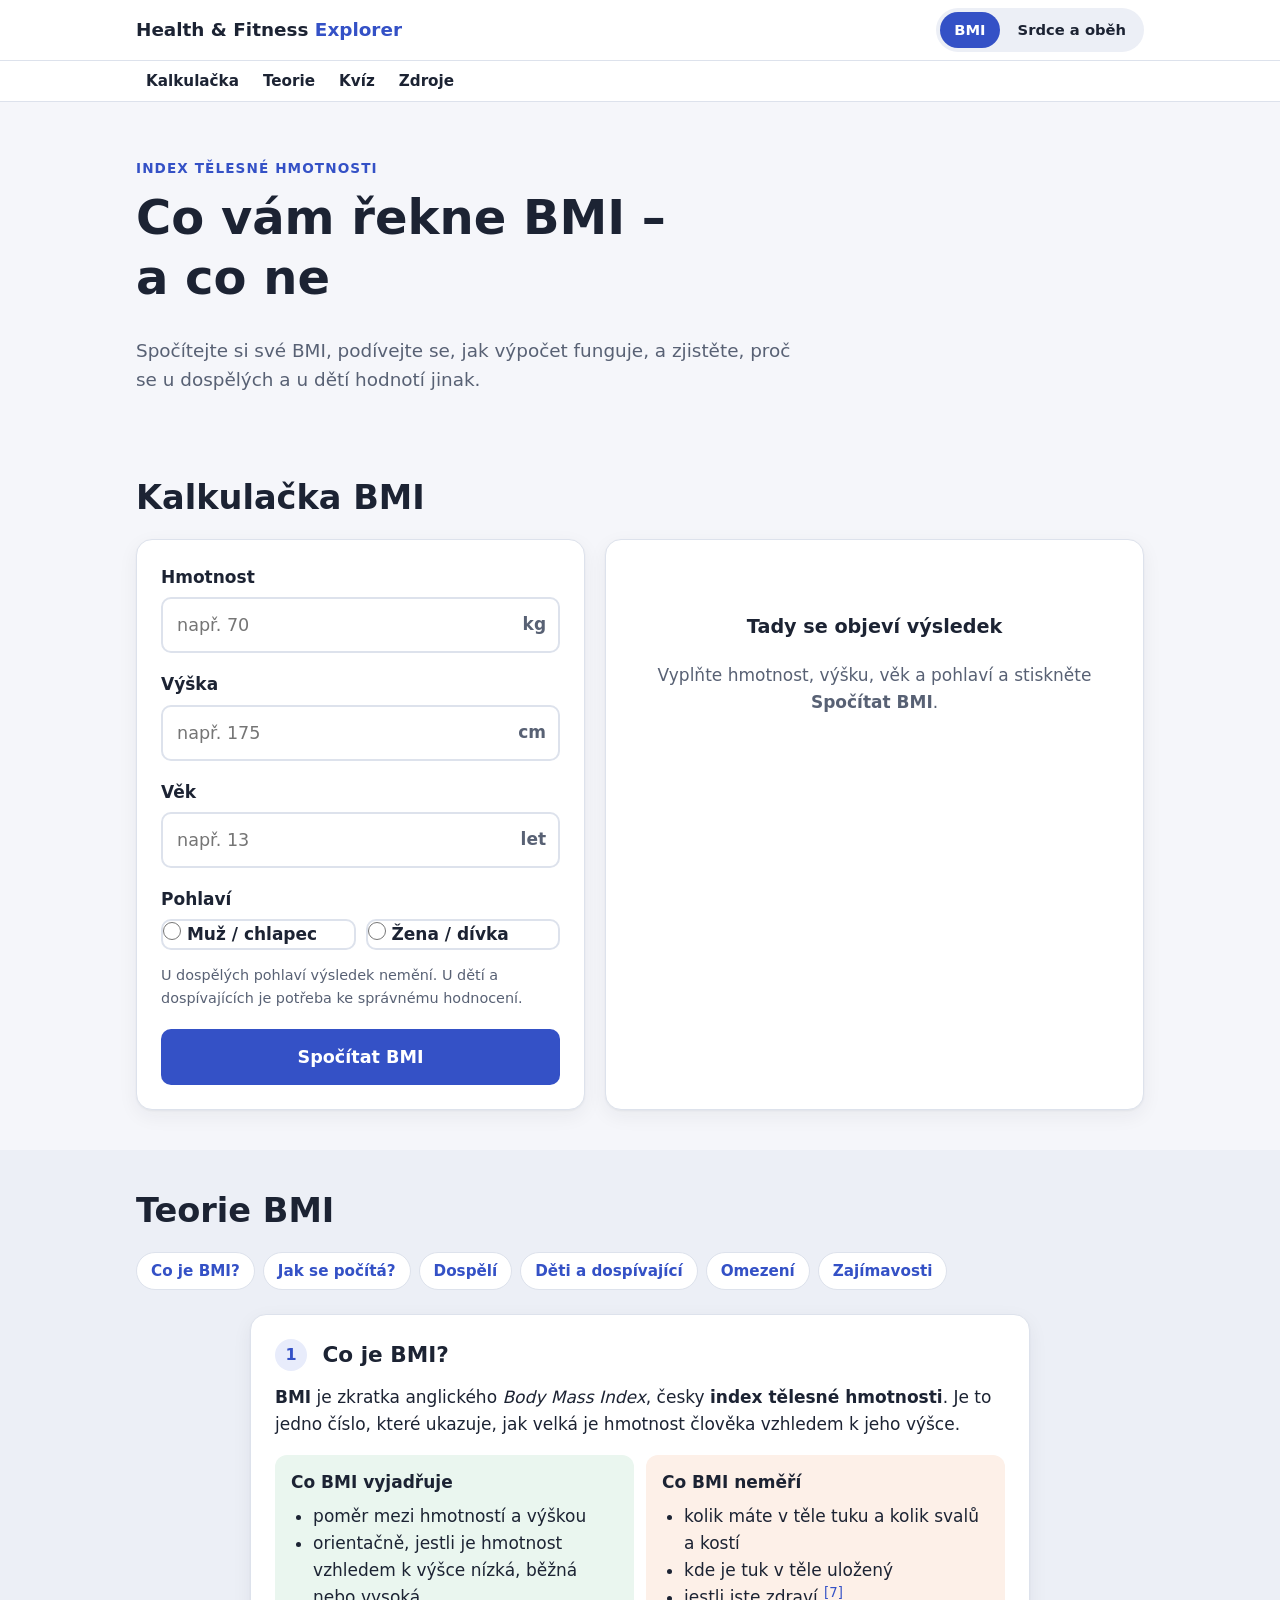
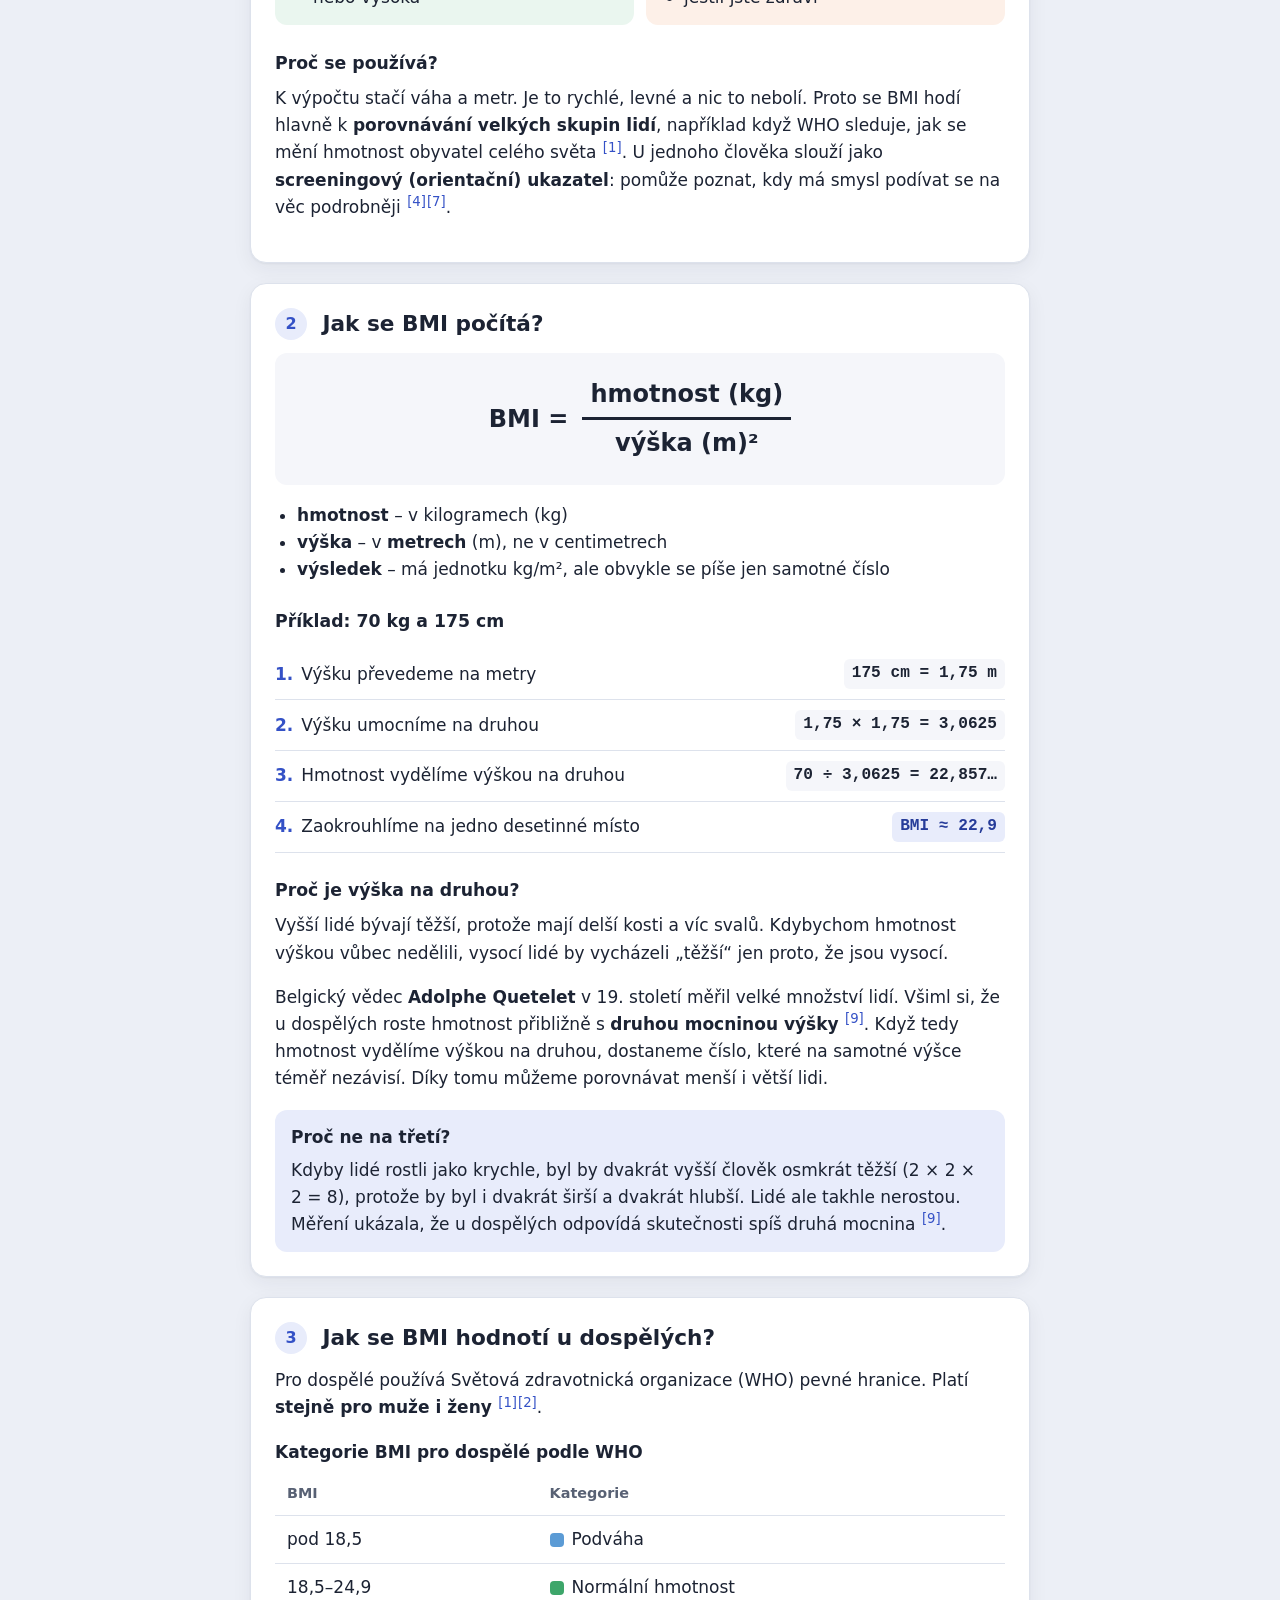
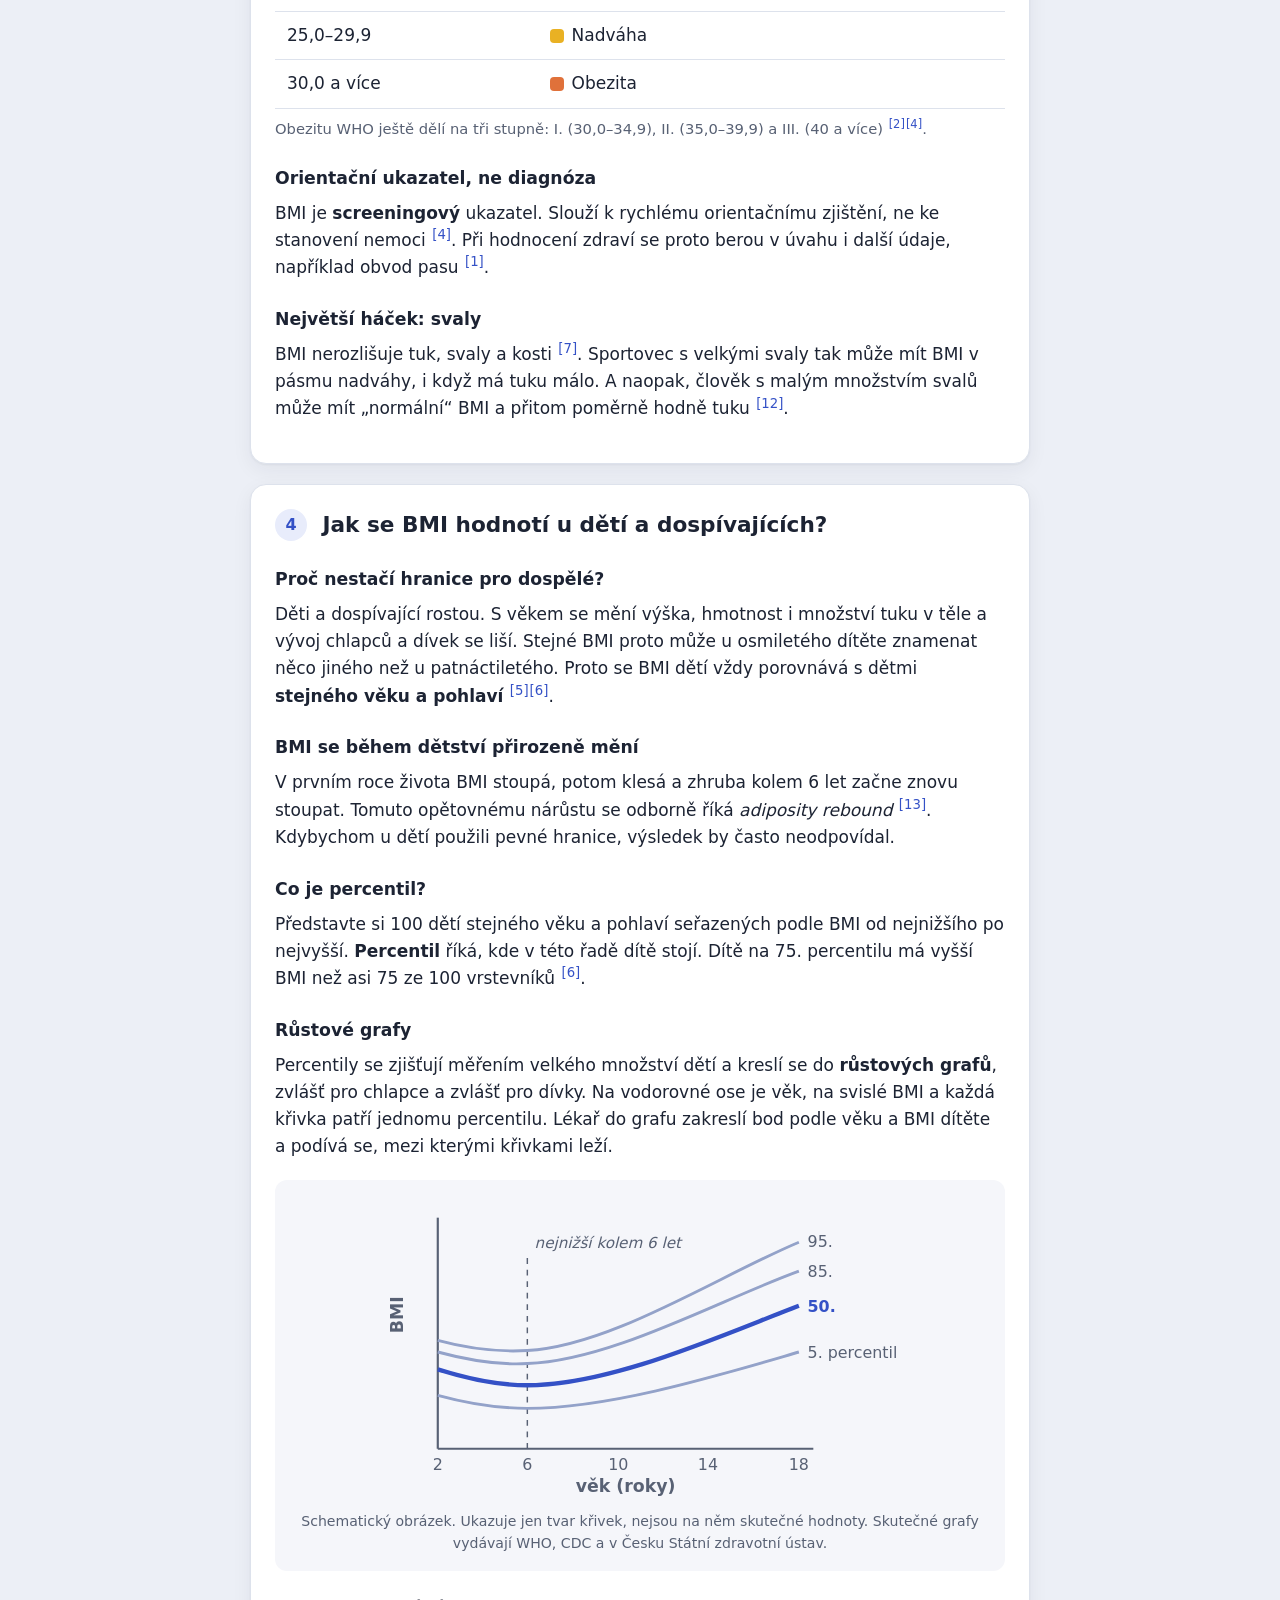
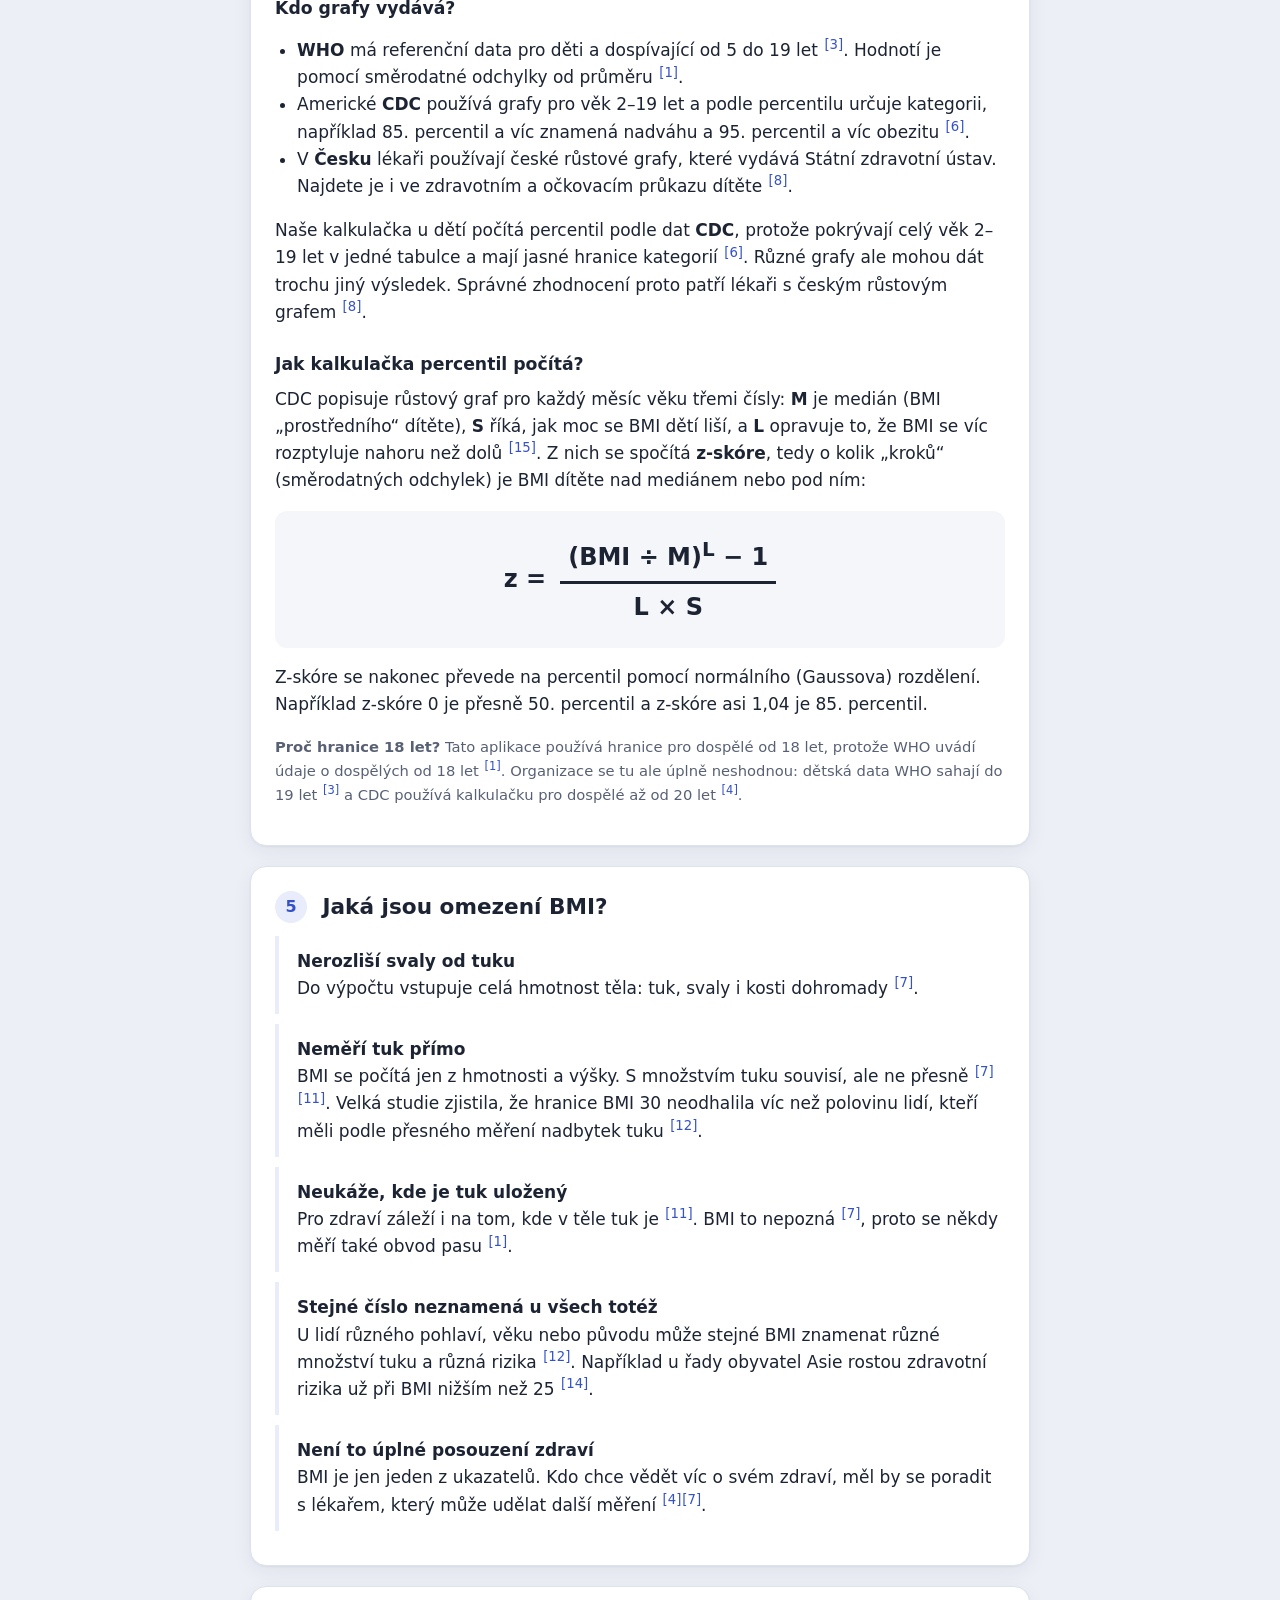
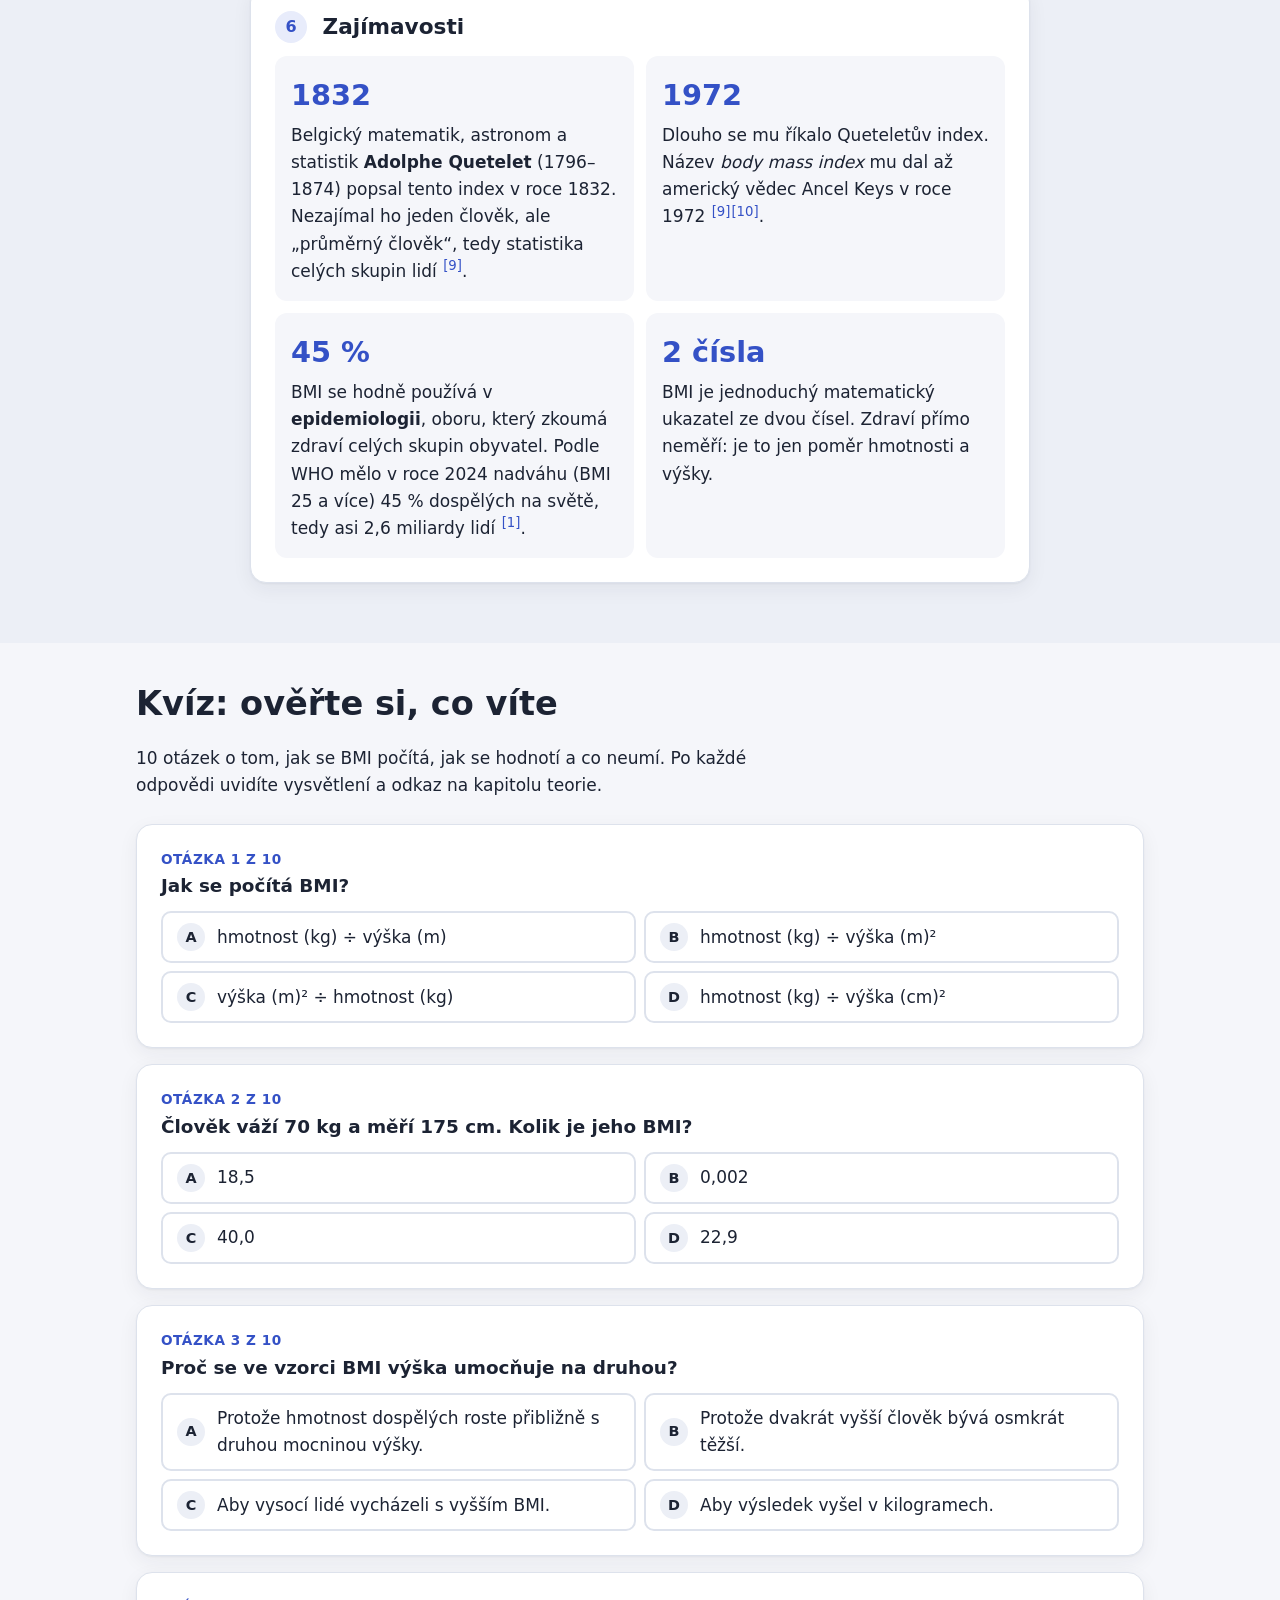
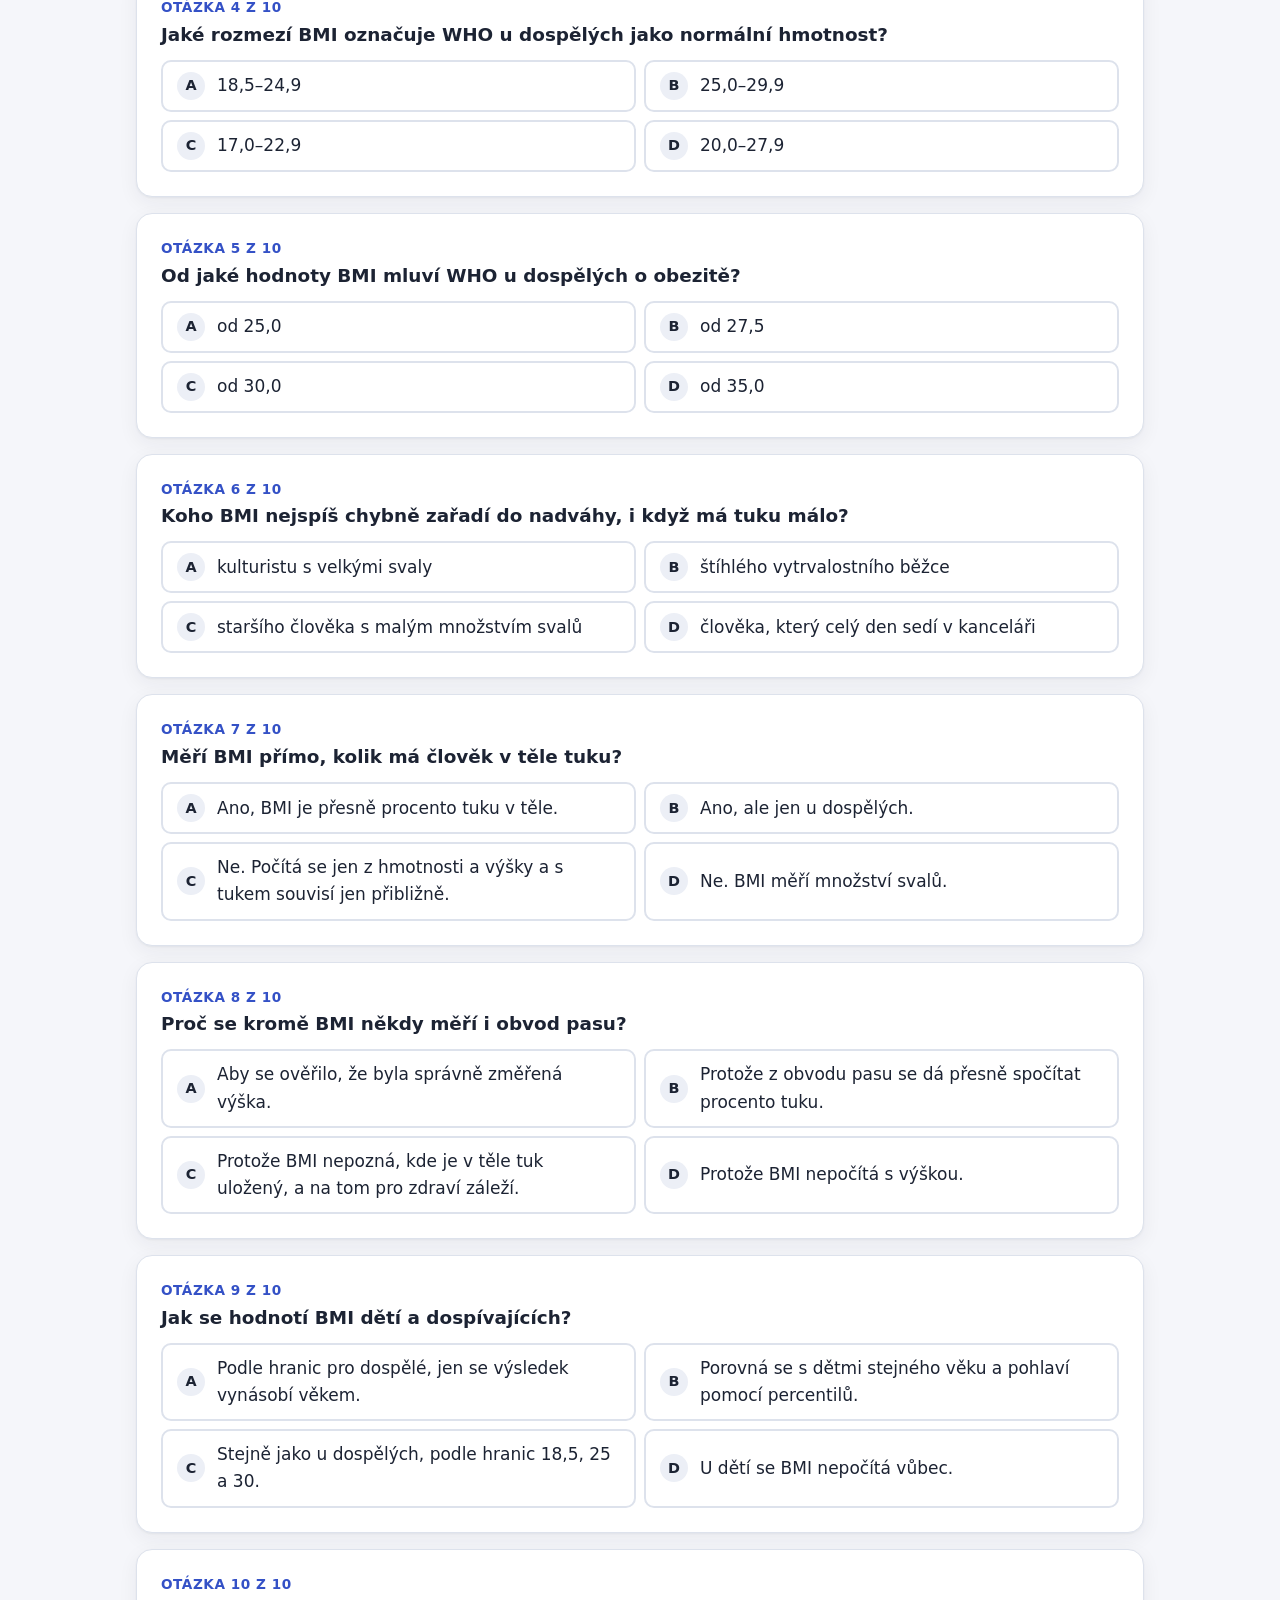
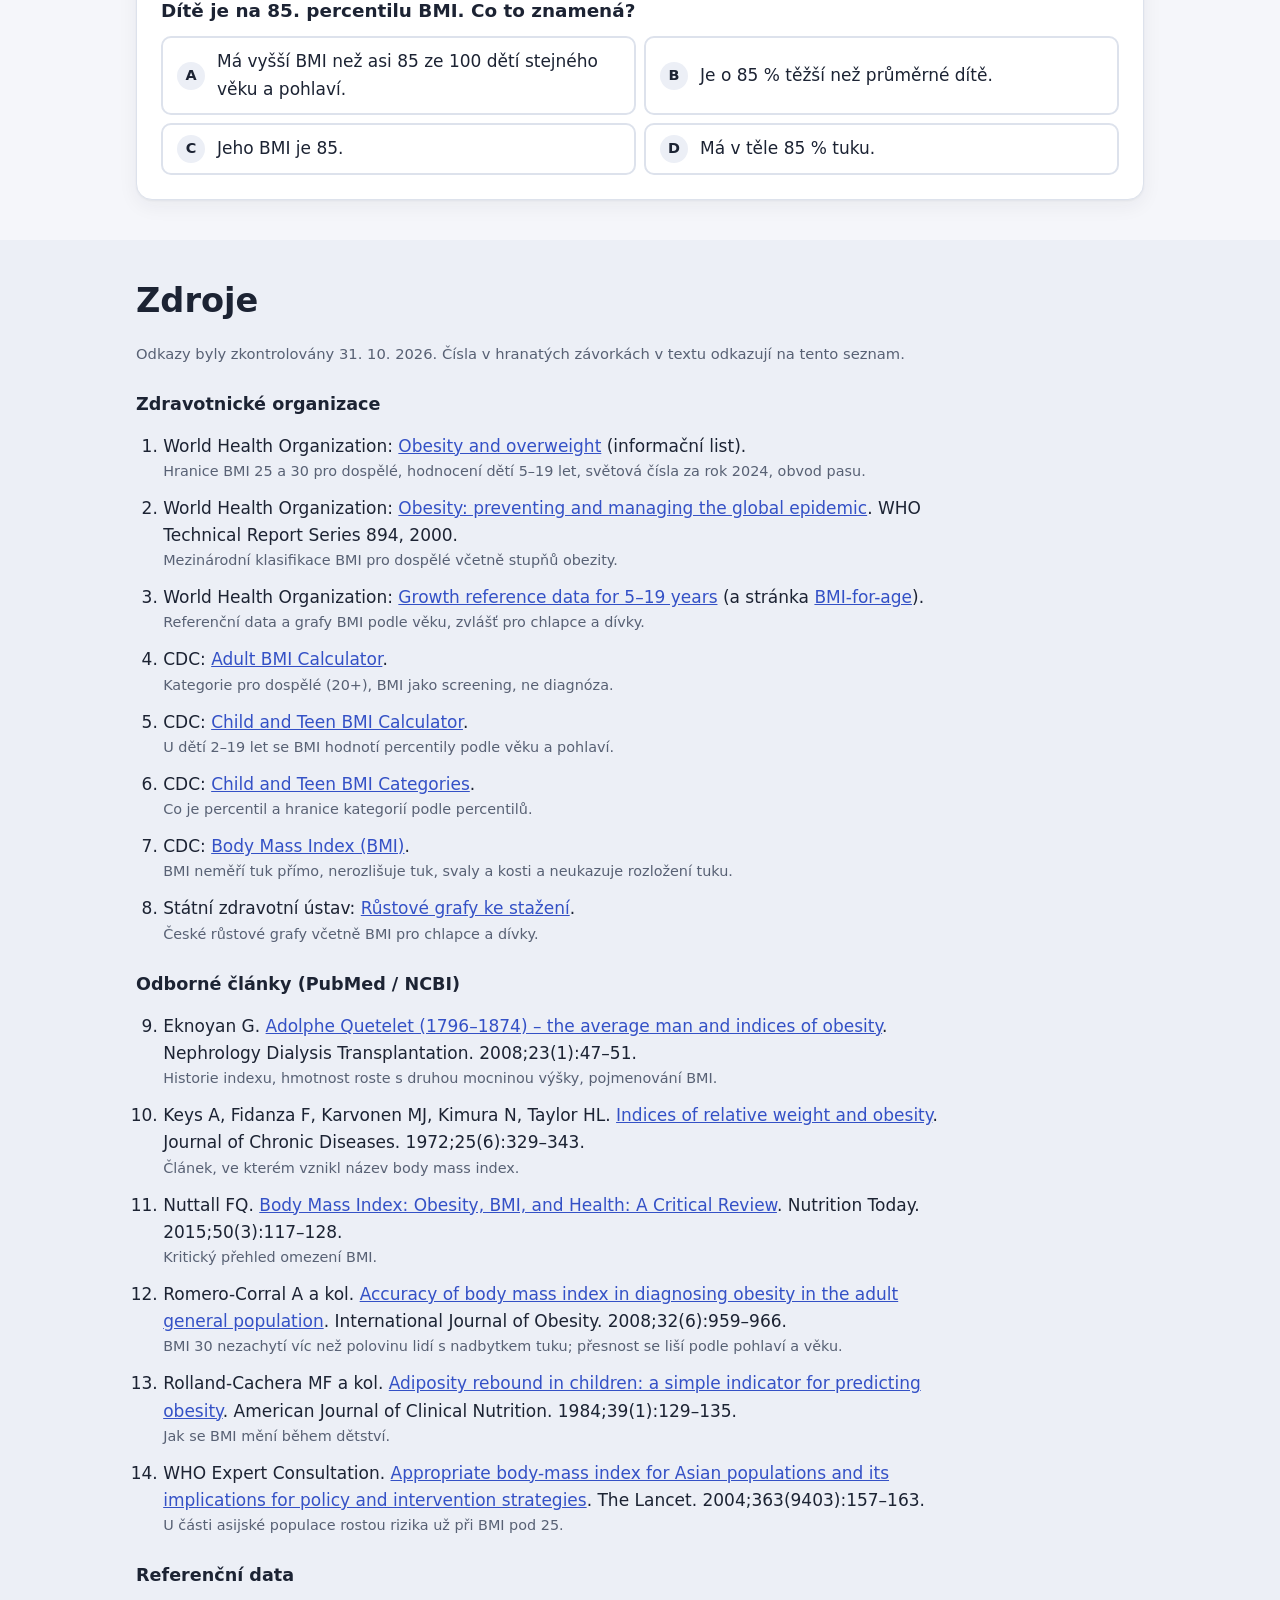
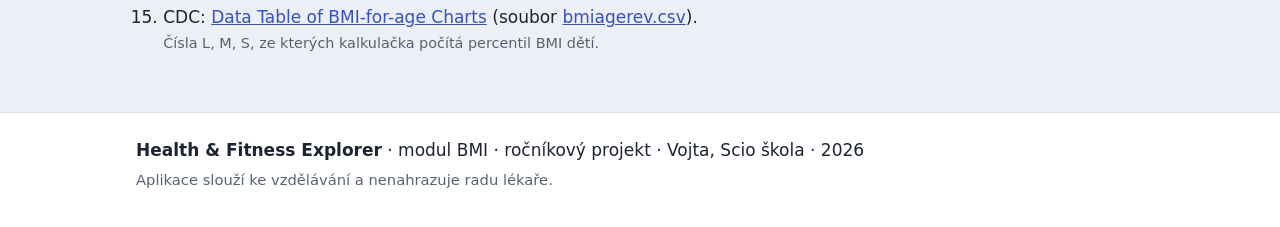
<file: index.html>
<!DOCTYPE html>
<html lang="cs">
<head>
  <meta charset="UTF-8">
  <meta name="viewport" content="width=device-width, initial-scale=1">
  <title>BMI Explorer – kalkulačka a výklad indexu tělesné hmotnosti</title>
  <meta name="description" content="Spočítejte si BMI, podívejte se, jak výpočet funguje, a zjistěte, co BMI znamená u dospělých a u dětí.">
  <link rel="stylesheet" href="styles.css">
</head>
<body>

  <!-- ============ HLAVIČKA A NAVIGACE ============
       Horní řádek (logo a přepínač modulů) je stejný na všech stránkách.
       Když ho tady změníte, upravte ho i v srdce.html.
       Spodní řádek jsou odkazy na části TÉTO stránky. -->
  <header class="site-header">
    <div class="container header-inner">
      <a class="logo" href="index.html">Health &amp; Fitness <span>Explorer</span></a>
      <nav aria-label="Moduly">
        <ul class="module-nav">
          <li><a href="index.html" aria-current="page">BMI</a></li>
          <li><a href="srdce.html">Srdce a oběh</a></li>
        </ul>
      </nav>
    </div>
    <div class="header-sections">
      <nav class="container" aria-label="Části stránky">
        <ul class="main-nav">
          <li><a href="#kalkulacka">Kalkulačka</a></li>
          <li><a href="#teorie">Teorie</a></li>
          <li><a href="#kviz">Kvíz</a></li>
          <li><a href="#zdroje">Zdroje</a></li>
        </ul>
      </nav>
    </div>
  </header>

  <main id="top">

    <!-- ============ ÚVOD ============ -->
    <section class="hero">
      <div class="container">
        <p class="eyebrow">Index tělesné hmotnosti</p>
        <h1>Co vám řekne BMI – a co ne</h1>
        <p class="lead">
          Spočítejte si své BMI, podívejte se, jak výpočet funguje,
          a zjistěte, proč se u dospělých a u dětí hodnotí jinak.
        </p>
      </div>
    </section>

    <!-- ============ SEKCE A: KALKULAČKA ============ -->
    <section id="kalkulacka" class="section" aria-labelledby="calculator-title">
      <div class="container">
        <h2 id="calculator-title">Kalkulačka BMI</h2>

        <div class="calculator">

          <!-- Formulář. "novalidate" vypne kontrolu prohlížeče – kontrolujeme sami v bmi.js -->
          <form id="bmi-form" class="card form-card" novalidate>

            <div class="field">
              <label for="weight">Hmotnost</label>
              <div class="input-with-unit">
                <input id="weight" name="weight" type="text" inputmode="decimal"
                       autocomplete="off" placeholder="např. 70" aria-describedby="weight-error">
                <span class="unit" aria-hidden="true">kg</span>
              </div>
              <p class="field-error" id="weight-error"></p>
            </div>

            <div class="field">
              <label for="height">Výška</label>
              <div class="input-with-unit">
                <input id="height" name="height" type="text" inputmode="decimal"
                       autocomplete="off" placeholder="např. 175" aria-describedby="height-error">
                <span class="unit" aria-hidden="true">cm</span>
              </div>
              <p class="field-error" id="height-error"></p>
            </div>

            <div class="field">
              <label for="age">Věk</label>
              <div class="input-with-unit">
                <input id="age" name="age" type="text" inputmode="numeric"
                       autocomplete="off" placeholder="např. 13" aria-describedby="age-error">
                <span class="unit" aria-hidden="true">let</span>
              </div>
              <p class="field-error" id="age-error"></p>
            </div>

            <fieldset class="field" aria-describedby="sex-hint sex-error">
              <legend>Pohlaví</legend>
              <div class="radio-group">
                <label class="radio">
                  <input type="radio" name="sex" value="male">
                  <span>Muž / chlapec</span>
                </label>
                <label class="radio">
                  <input type="radio" name="sex" value="female">
                  <span>Žena / dívka</span>
                </label>
              </div>
              <p class="field-hint" id="sex-hint">
                U dospělých pohlaví výsledek nemění. U dětí a dospívajících
                je potřeba ke správnému hodnocení.
              </p>
              <p class="field-error" id="sex-error"></p>
            </fieldset>

            <button type="submit" class="button">Spočítat BMI</button>
          </form>

          <!-- Výsledek. Na začátku je vidět jen prázdný stav, zbytek doplní script.js -->
          <div class="card result-card">

            <div id="result-empty" class="result-empty">
              <p class="result-empty-title">Tady se objeví výsledek</p>
              <p>Vyplňte hmotnost, výšku, věk a pohlaví a stiskněte <strong>Spočítat BMI</strong>.</p>
            </div>

            <div id="result" hidden>
              <h3 id="result-title" class="result-label" tabindex="-1">Vaše BMI</h3>
              <p class="result-value" id="result-value">–</p>

              <!-- Výpočet krok za krokem -->
              <div class="calculation">
                <p class="calculation-title">Jak jsme to spočítali</p>
                <ol>
                  <li>Výšku převedeme na metry: <span id="step-height"></span></li>
                  <li>Výšku umocníme na druhou: <span id="step-square"></span></li>
                  <li>Hmotnost vydělíme výškou na druhou: <span id="step-divide"></span></li>
                </ol>
              </div>

              <!-- Výsledek pro DOSPĚLÉ (18+) -->
              <div id="adult-result" hidden>
                <p class="category">Kategorie podle WHO: <strong id="category-name"></strong></p>
                <p id="category-text"></p>

                <!-- Barevná stupnice. Je jen ozdobná (aria-hidden), stejnou informaci nese text. -->
                <div class="scale" aria-hidden="true">
                  <div class="scale-bar">
                    <span class="scale-segment seg-underweight"></span>
                    <span class="scale-segment seg-normal"></span>
                    <span class="scale-segment seg-overweight"></span>
                    <span class="scale-segment seg-obesity"></span>
                    <span class="scale-marker" id="scale-marker"></span>
                  </div>
                  <div class="scale-ticks">
                    <span class="tick tick-18">18,5</span>
                    <span class="tick tick-25">25</span>
                    <span class="tick tick-30">30</span>
                  </div>
                </div>

                <ul class="legend" id="adult-legend">
                  <li data-category="underweight"><span class="swatch seg-underweight"></span>Podváha <span class="legend-range">pod 18,5</span></li>
                  <li data-category="normal"><span class="swatch seg-normal"></span>Normální hmotnost <span class="legend-range">18,5–24,9</span></li>
                  <li data-category="overweight"><span class="swatch seg-overweight"></span>Nadváha <span class="legend-range">25,0–29,9</span></li>
                  <li data-category="obesity"><span class="swatch seg-obesity"></span>Obezita <span class="legend-range">30,0 a více</span></li>
                </ul>

                <p class="note">
                  BMI je orientační ukazatel, ne diagnóza. Nerozlišuje svaly a tuk,
                  takže samo o sobě neříká, jestli je člověk zdravý.
                  <a href="#dospeli">Jak se BMI hodnotí u dospělých</a>
                </p>
              </div>

              <!-- Výsledek pro DĚTI A DOSPÍVAJÍCÍ (2–17 let): percentil a kategorie podle CDC -->
              <div id="child-result" hidden>
                <p class="category">Percentil BMI: <strong id="child-percentile"></strong></p>
                <p id="child-percentile-text"></p>
                <p class="category">Kategorie podle CDC: <strong id="child-category-name"></strong></p>
                <p id="child-category-text"></p>

                <!-- Stupnice percentilů 0–100. Je jen ozdobná (aria-hidden), stejnou informaci nese text. -->
                <div class="scale" aria-hidden="true">
                  <div class="scale-bar child-scale">
                    <span class="scale-segment seg-underweight"></span>
                    <span class="scale-segment seg-normal"></span>
                    <span class="scale-segment seg-overweight"></span>
                    <span class="scale-segment seg-obesity"></span>
                    <span class="scale-marker" id="child-scale-marker"></span>
                  </div>
                  <div class="scale-ticks">
                    <span class="tick tick-p5">5.</span>
                    <span class="tick tick-p85">85.</span>
                    <span class="tick tick-p95">95.</span>
                  </div>
                </div>

                <p class="legend-title">BMI pro <span id="child-legend-group"></span>:</p>
                <ul class="legend" id="child-legend">
                  <li data-category="child-underweight"><span class="swatch seg-underweight"></span>Podváha <span class="legend-range"></span></li>
                  <li data-category="child-normal"><span class="swatch seg-normal"></span>Normální hmotnost <span class="legend-range"></span></li>
                  <li data-category="child-overweight"><span class="swatch seg-overweight"></span>Nadváha <span class="legend-range"></span></li>
                  <li data-category="child-obesity"><span class="swatch seg-obesity"></span>Obezita <span class="legend-range"></span></li>
                </ul>

                <p class="note">
                  Věk zadáváte v celých letech, proto počítáme se středem roku
                  (<span id="child-age-used"></span>). Používáme americká data CDC.
                  Čeští lékaři hodnotí podle růstových grafů Státního zdravotního ústavu,
                  které mají trochu jiná data i hranice, takže výsledek se může mírně lišit.
                  BMI je orientační ukazatel, ne diagnóza – jestli dítě roste v pořádku,
                  posoudí nejlépe dětský lékař.
                  <a href="#deti">Jak se BMI hodnotí u dětí</a>
                </p>
              </div>
            </div>
          </div>

        </div>
      </div>
    </section>

    <!-- ============ SEKCE B: TEORIE ============ -->
    <section id="teorie" class="section section-alt" aria-labelledby="theory-title">
      <div class="container">
        <h2 id="theory-title">Teorie BMI</h2>

        <nav aria-label="Kapitoly teorie">
          <ol class="chapters">
            <li><a href="#co-je-bmi">Co je BMI?</a></li>
            <li><a href="#vypocet">Jak se počítá?</a></li>
            <li><a href="#dospeli">Dospělí</a></li>
            <li><a href="#deti">Děti a dospívající</a></li>
            <li><a href="#omezeni">Omezení</a></li>
            <li><a href="#zajimavosti">Zajímavosti</a></li>
          </ol>
        </nav>

        <!-- 1. Co je BMI? -->
        <article id="co-je-bmi" class="card article">
          <h3><span class="chapter-number">1</span> Co je BMI?</h3>
          <p>
            <strong>BMI</strong> je zkratka anglického <em>Body Mass Index</em>, česky
            <strong>index tělesné hmotnosti</strong>. Je to jedno číslo, které ukazuje,
            jak velká je hmotnost člověka vzhledem k jeho výšce.
          </p>

          <div class="two-columns">
            <div class="box box-yes">
              <p class="box-title">Co BMI vyjadřuje</p>
              <ul>
                <li>poměr mezi hmotností a výškou</li>
                <li>orientačně, jestli je hmotnost vzhledem k výšce nízká, běžná nebo vysoká</li>
              </ul>
            </div>
            <div class="box box-no">
              <p class="box-title">Co BMI neměří</p>
              <ul>
                <li>kolik máte v těle tuku a kolik svalů a kostí</li>
                <li>kde je tuk v těle uložený</li>
                <li>jestli jste zdraví <a class="cite" href="#zdroj-7">[7]</a></li>
              </ul>
            </div>
          </div>

          <h4>Proč se používá?</h4>
          <p>
            K výpočtu stačí váha a metr. Je to rychlé, levné a nic to nebolí.
            Proto se BMI hodí hlavně k <strong>porovnávání velkých skupin lidí</strong>,
            například když WHO sleduje, jak se mění hmotnost obyvatel celého světa
            <a class="cite" href="#zdroj-1">[1]</a>. U jednoho člověka slouží
            jako <strong>screeningový (orientační) ukazatel</strong>: pomůže poznat,
            kdy má smysl podívat se na věc podrobněji
            <a class="cite" href="#zdroj-4">[4]</a><a class="cite" href="#zdroj-7">[7]</a>.
          </p>
        </article>

        <!-- 2. Jak se BMI počítá? -->
        <article id="vypocet" class="card article">
          <h3><span class="chapter-number">2</span> Jak se BMI počítá?</h3>

          <div class="formula" role="img" aria-label="BMI se rovná hmotnost v kilogramech děleno výška v metrech na druhou">
            <span>BMI =</span>
            <span class="fraction">
              <span class="numerator">hmotnost (kg)</span>
              <span class="denominator">výška (m)²</span>
            </span>
          </div>

          <ul class="variables">
            <li><strong>hmotnost</strong> – v kilogramech (kg)</li>
            <li><strong>výška</strong> – v <strong>metrech</strong> (m), ne v centimetrech</li>
            <li><strong>výsledek</strong> – má jednotku kg/m², ale obvykle se píše jen samotné číslo</li>
          </ul>

          <h4>Příklad: 70 kg a 175 cm</h4>
          <ol class="steps">
            <li><span>Výšku převedeme na metry</span> <code>175 cm = 1,75 m</code></li>
            <li><span>Výšku umocníme na druhou</span> <code>1,75 × 1,75 = 3,0625</code></li>
            <li><span>Hmotnost vydělíme výškou na druhou</span> <code>70 ÷ 3,0625 = 22,857…</code></li>
            <li><span>Zaokrouhlíme na jedno desetinné místo</span> <code>BMI ≈ 22,9</code></li>
          </ol>

          <h4>Proč je výška na druhou?</h4>
          <p>
            Vyšší lidé bývají těžší, protože mají delší kosti a víc svalů. Kdybychom
            hmotnost výškou vůbec nedělili, vysocí lidé by vycházeli „těžší“ jen proto,
            že jsou vysocí.
          </p>
          <p>
            Belgický vědec <strong>Adolphe Quetelet</strong> v 19. století měřil
            velké množství lidí. Všiml si, že u dospělých roste hmotnost
            přibližně s <strong>druhou mocninou výšky</strong>
            <a class="cite" href="#zdroj-9">[9]</a>. Když tedy hmotnost vydělíme
            výškou na druhou, dostaneme číslo, které na samotné výšce téměř nezávisí.
            Díky tomu můžeme porovnávat menší i větší lidi.
          </p>
          <div class="tip">
            <p class="box-title">Proč ne na třetí?</p>
            <p>
              Kdyby lidé rostli jako krychle, byl by dvakrát vyšší člověk osmkrát
              těžší (2 × 2 × 2 = 8), protože by byl i dvakrát širší a dvakrát hlubší.
              Lidé ale takhle nerostou. Měření ukázala, že u dospělých
              odpovídá skutečnosti spíš druhá mocnina <a class="cite" href="#zdroj-9">[9]</a>.
            </p>
          </div>
        </article>

        <!-- 3. Dospělí -->
        <article id="dospeli" class="card article">
          <h3><span class="chapter-number">3</span> Jak se BMI hodnotí u dospělých?</h3>
          <p>
            Pro dospělé používá Světová zdravotnická organizace (WHO) pevné hranice.
            Platí <strong>stejně pro muže i ženy</strong>
            <a class="cite" href="#zdroj-1">[1]</a><a class="cite" href="#zdroj-2">[2]</a>.
          </p>

          <table class="category-table">
            <caption>Kategorie BMI pro dospělé podle WHO</caption>
            <thead>
              <tr><th scope="col">BMI</th><th scope="col">Kategorie</th></tr>
            </thead>
            <tbody>
              <tr><td>pod 18,5</td><td><span class="swatch seg-underweight"></span>Podváha</td></tr>
              <tr><td>18,5–24,9</td><td><span class="swatch seg-normal"></span>Normální hmotnost</td></tr>
              <tr><td>25,0–29,9</td><td><span class="swatch seg-overweight"></span>Nadváha</td></tr>
              <tr><td>30,0 a více</td><td><span class="swatch seg-obesity"></span>Obezita</td></tr>
            </tbody>
          </table>
          <p class="small">
            Obezitu WHO ještě dělí na tři stupně: I. (30,0–34,9), II. (35,0–39,9)
            a III. (40 a více) <a class="cite" href="#zdroj-2">[2]</a><a class="cite" href="#zdroj-4">[4]</a>.
          </p>

          <h4>Orientační ukazatel, ne diagnóza</h4>
          <p>
            BMI je <strong>screeningový</strong> ukazatel. Slouží k rychlému
            orientačnímu zjištění, ne ke stanovení nemoci
            <a class="cite" href="#zdroj-4">[4]</a>. Při hodnocení zdraví se proto
            berou v úvahu i další údaje, například obvod pasu
            <a class="cite" href="#zdroj-1">[1]</a>.
          </p>

          <h4>Největší háček: svaly</h4>
          <p>
            BMI nerozlišuje tuk, svaly a kosti <a class="cite" href="#zdroj-7">[7]</a>.
            Sportovec s velkými svaly tak může mít BMI v pásmu nadváhy, i když má tuku
            málo. A naopak, člověk s malým množstvím svalů může mít „normální“ BMI
            a přitom poměrně hodně tuku <a class="cite" href="#zdroj-12">[12]</a>.
          </p>
        </article>

        <!-- 4. Děti a dospívající -->
        <article id="deti" class="card article">
          <h3><span class="chapter-number">4</span> Jak se BMI hodnotí u dětí a dospívajících?</h3>

          <h4>Proč nestačí hranice pro dospělé?</h4>
          <p>
            Děti a dospívající rostou. S věkem se mění výška, hmotnost i množství tuku
            v těle a vývoj chlapců a dívek se liší. Stejné BMI proto může u osmiletého
            dítěte znamenat něco jiného než u patnáctiletého. Proto se BMI dětí vždy
            porovnává s dětmi <strong>stejného věku a pohlaví</strong>
            <a class="cite" href="#zdroj-5">[5]</a><a class="cite" href="#zdroj-6">[6]</a>.
          </p>

          <h4>BMI se během dětství přirozeně mění</h4>
          <p>
            V prvním roce života BMI stoupá, potom klesá a zhruba kolem 6 let začne
            znovu stoupat. Tomuto opětovnému nárůstu se odborně říká
            <em>adiposity rebound</em> <a class="cite" href="#zdroj-13">[13]</a>.
            Kdybychom u dětí použili pevné hranice, výsledek by často neodpovídal.
          </p>

          <h4>Co je percentil?</h4>
          <p>
            Představte si 100 dětí stejného věku a pohlaví seřazených podle BMI
            od nejnižšího po nejvyšší. <strong>Percentil</strong> říká, kde v této řadě
            dítě stojí. Dítě na 75. percentilu má vyšší BMI než asi 75 ze 100
            vrstevníků <a class="cite" href="#zdroj-6">[6]</a>.
          </p>

          <h4>Růstové grafy</h4>
          <p>
            Percentily se zjišťují měřením velkého množství dětí a kreslí se do
            <strong>růstových grafů</strong>, zvlášť pro chlapce a zvlášť pro dívky.
            Na vodorovné ose je věk, na svislé BMI a každá křivka patří jednomu
            percentilu. Lékař do grafu zakreslí bod podle věku a BMI dítěte
            a podívá se, mezi kterými křivkami leží.
          </p>

          <!-- Schematický obrázek růstového grafu – BEZ skutečných hodnot -->
          <figure class="figure">
            <svg viewBox="0 0 360 210" role="img" aria-labelledby="chart-title chart-desc">
              <title id="chart-title">Schéma růstového grafu BMI</title>
              <desc id="chart-desc">Čtyři křivky percentilů. Od 2 let mírně klesají, nejníž jsou kolem 6 let a potom až do 18 let stoupají a rozcházejí se od sebe. Graf nemá skutečné hodnoty.</desc>
              <!-- osy -->
              <line class="axis" x1="40" y1="175" x2="300" y2="175"/>
              <line class="axis" x1="40" y1="175" x2="40" y2="15"/>
              <text class="axis-label" x="16" y="95" transform="rotate(-90 16 95)">BMI</text>
              <text class="axis-label" x="170" y="205" text-anchor="middle">věk (roky)</text>
              <!-- popisky věku -->
              <text class="tick-label" x="40" y="190" text-anchor="middle">2</text>
              <text class="tick-label" x="102" y="190" text-anchor="middle">6</text>
              <text class="tick-label" x="165" y="190" text-anchor="middle">10</text>
              <text class="tick-label" x="227" y="190" text-anchor="middle">14</text>
              <text class="tick-label" x="290" y="190" text-anchor="middle">18</text>
              <!-- kolem 6 let je BMI nejnižší -->
              <line class="guide" x1="102" y1="175" x2="102" y2="40"/>
              <text class="guide-label" x="107" y="36">nejnižší kolem 6 let</text>
              <!-- křivky percentilů (jen tvar, ne skutečná data) -->
              <path class="curve" d="M40,100 C62,106 84,108 102,107 C160,104 235,55 290,32"/>
              <path class="curve" d="M40,108 C62,114 84,117 102,116 C160,114 235,72 290,52"/>
              <path class="curve curve-main" d="M40,120 C62,127 84,131 102,131 C160,131 235,97 290,76"/>
              <path class="curve" d="M40,138 C62,144 84,147 102,147 C160,147 235,124 290,108"/>
              <text class="curve-label" x="296" y="35">95.</text>
              <text class="curve-label" x="296" y="56">85.</text>
              <text class="curve-label curve-label-main" x="296" y="80">50.</text>
              <text class="curve-label" x="296" y="112">5. percentil</text>
            </svg>
            <figcaption>
              Schematický obrázek. Ukazuje jen tvar křivek, nejsou na něm
              skutečné hodnoty. Skutečné grafy vydávají WHO, CDC a v Česku
              Státní zdravotní ústav.
            </figcaption>
          </figure>

          <h4>Kdo grafy vydává?</h4>
          <ul>
            <li>
              <strong>WHO</strong> má referenční data pro děti a dospívající od 5 do 19 let
              <a class="cite" href="#zdroj-3">[3]</a>. Hodnotí je pomocí směrodatné
              odchylky od průměru <a class="cite" href="#zdroj-1">[1]</a>.
            </li>
            <li>
              Americké <strong>CDC</strong> používá grafy pro věk 2–19 let a podle percentilu
              určuje kategorii, například 85. percentil a víc znamená nadváhu
              a 95. percentil a víc obezitu <a class="cite" href="#zdroj-6">[6]</a>.
            </li>
            <li>
              V <strong>Česku</strong> lékaři používají české růstové grafy, které vydává
              Státní zdravotní ústav. Najdete je i ve zdravotním a očkovacím
              průkazu dítěte <a class="cite" href="#zdroj-8">[8]</a>.
            </li>
          </ul>
          <p>
            Naše kalkulačka u dětí počítá percentil podle dat <strong>CDC</strong>,
            protože pokrývají celý věk 2–19 let v jedné tabulce a mají jasné hranice
            kategorií <a class="cite" href="#zdroj-6">[6]</a>. Různé grafy ale mohou dát
            trochu jiný výsledek. Správné zhodnocení proto patří lékaři s českým
            růstovým grafem <a class="cite" href="#zdroj-8">[8]</a>.
          </p>

          <h4>Jak kalkulačka percentil počítá?</h4>
          <p>
            CDC popisuje růstový graf pro každý měsíc věku třemi čísly:
            <strong>M</strong> je medián (BMI „prostředního“ dítěte),
            <strong>S</strong> říká, jak moc se BMI dětí liší, a <strong>L</strong>
            opravuje to, že BMI se víc rozptyluje nahoru než dolů
            <a class="cite" href="#zdroj-15">[15]</a>. Z nich se spočítá
            <strong>z-skóre</strong>, tedy o kolik „kroků“ (směrodatných odchylek)
            je BMI dítěte nad mediánem nebo pod ním:
          </p>
          <div class="formula" role="img" aria-label="z se rovná: BMI děleno M, umocněno na L, minus 1, celé děleno L krát S">
            <span>z =</span>
            <span class="fraction">
              <span class="numerator">(BMI ÷ M)<sup>L</sup> − 1</span>
              <span class="denominator">L × S</span>
            </span>
          </div>
          <p>
            Z-skóre se nakonec převede na percentil pomocí normálního (Gaussova)
            rozdělení. Například z-skóre 0 je přesně 50. percentil a z-skóre
            asi 1,04 je 85. percentil.
          </p>
          <p class="small">
            <strong>Proč hranice 18 let?</strong> Tato aplikace používá hranice pro
            dospělé od 18 let, protože WHO uvádí údaje o dospělých od 18 let
            <a class="cite" href="#zdroj-1">[1]</a>. Organizace se tu ale úplně
            neshodnou: dětská data WHO sahají do 19 let <a class="cite" href="#zdroj-3">[3]</a>
            a CDC používá kalkulačku pro dospělé až od 20 let <a class="cite" href="#zdroj-4">[4]</a>.
          </p>
        </article>

        <!-- 5. Omezení -->
        <article id="omezeni" class="card article">
          <h3><span class="chapter-number">5</span> Jaká jsou omezení BMI?</h3>
          <ul class="limits">
            <li>
              <p class="limit-title">Nerozliší svaly od tuku</p>
              <p>Do výpočtu vstupuje celá hmotnost těla: tuk, svaly i kosti dohromady <a class="cite" href="#zdroj-7">[7]</a>.</p>
            </li>
            <li>
              <p class="limit-title">Neměří tuk přímo</p>
              <p>
                BMI se počítá jen z hmotnosti a výšky. S množstvím tuku souvisí, ale
                ne přesně <a class="cite" href="#zdroj-7">[7]</a><a class="cite" href="#zdroj-11">[11]</a>.
                Velká studie zjistila, že hranice BMI 30 neodhalila víc než polovinu lidí,
                kteří měli podle přesného měření nadbytek tuku <a class="cite" href="#zdroj-12">[12]</a>.
              </p>
            </li>
            <li>
              <p class="limit-title">Neukáže, kde je tuk uložený</p>
              <p>
                Pro zdraví záleží i na tom, kde v těle tuk je <a class="cite" href="#zdroj-11">[11]</a>.
                BMI to nepozná <a class="cite" href="#zdroj-7">[7]</a>, proto se někdy
                měří také obvod pasu <a class="cite" href="#zdroj-1">[1]</a>.
              </p>
            </li>
            <li>
              <p class="limit-title">Stejné číslo neznamená u všech totéž</p>
              <p>
                U lidí různého pohlaví, věku nebo původu může stejné BMI znamenat různé
                množství tuku a různá rizika <a class="cite" href="#zdroj-12">[12]</a>.
                Například u řady obyvatel Asie rostou zdravotní rizika už při BMI nižším
                než 25 <a class="cite" href="#zdroj-14">[14]</a>.
              </p>
            </li>
            <li>
              <p class="limit-title">Není to úplné posouzení zdraví</p>
              <p>
                BMI je jen jeden z ukazatelů. Kdo chce vědět víc o svém zdraví, měl by se
                poradit s lékařem, který může udělat další měření
                <a class="cite" href="#zdroj-4">[4]</a><a class="cite" href="#zdroj-7">[7]</a>.
              </p>
            </li>
          </ul>
        </article>

        <!-- 6. Zajímavosti -->
        <article id="zajimavosti" class="card article">
          <h3><span class="chapter-number">6</span> Zajímavosti</h3>
          <div class="facts">
            <div class="fact">
              <p class="fact-number">1832</p>
              <p>
                Belgický matematik, astronom a statistik <strong>Adolphe Quetelet</strong>
                (1796–1874) popsal tento index v roce 1832. Nezajímal ho jeden člověk,
                ale „průměrný člověk“, tedy statistika celých skupin lidí
                <a class="cite" href="#zdroj-9">[9]</a>.
              </p>
            </div>
            <div class="fact">
              <p class="fact-number">1972</p>
              <p>
                Dlouho se mu říkalo Queteletův index. Název <em>body mass index</em>
                mu dal až americký vědec Ancel Keys v roce 1972
                <a class="cite" href="#zdroj-9">[9]</a><a class="cite" href="#zdroj-10">[10]</a>.
              </p>
            </div>
            <div class="fact">
              <p class="fact-number">45&nbsp;%</p>
              <p>
                BMI se hodně používá v <strong>epidemiologii</strong>, oboru, který zkoumá
                zdraví celých skupin obyvatel. Podle WHO mělo v roce 2024 nadváhu
                (BMI 25 a více) 45 % dospělých na světě, tedy asi 2,6 miliardy lidí
                <a class="cite" href="#zdroj-1">[1]</a>.
              </p>
            </div>
            <div class="fact">
              <p class="fact-number">2 čísla</p>
              <p>
                BMI je jednoduchý matematický ukazatel ze dvou čísel. Zdraví přímo
                neměří: je to jen poměr hmotnosti a výšky.
              </p>
            </div>
          </div>
        </article>
      </div>
    </section>

    <!-- ============ SEKCE C: KVÍZ ============ -->
    <section id="kviz" class="section" aria-labelledby="quiz-title">
      <div class="container">
        <h2 id="quiz-title">Kvíz: ověřte si, co víte</h2>
        <p class="quiz-intro">
          10 otázek o tom, jak se BMI počítá, jak se hodnotí a co neumí.
          Po každé odpovědi uvidíte vysvětlení a odkaz na kapitolu teorie.
        </p>

        <!-- Otázky sem doplní quiz-page.js -->
        <ol id="quiz-list" class="quiz-list"></ol>

        <div id="quiz-result" class="card quiz-result" hidden>
          <h3 id="quiz-result-title" tabindex="-1">Výsledek: <span id="quiz-score"></span></h3>
          <p id="quiz-score-text"></p>
          <button type="button" id="quiz-restart" class="button quiz-restart">Zkusit znovu</button>
        </div>

        <noscript>
          <p class="card">Kvíz potřebuje zapnutý JavaScript.</p>
        </noscript>
      </div>
    </section>

    <!-- ============ ZDROJE ============ -->
    <section id="zdroje" class="section section-alt" aria-labelledby="sources-title">
      <div class="container">
        <h2 id="sources-title">Zdroje</h2>
        <p class="small">Odkazy byly zkontrolovány 31. 10. 2026. Čísla v hranatých závorkách v textu odkazují na tento seznam.</p>

        <h3 class="sources-group">Zdravotnické organizace</h3>
        <ol class="sources">
          <li id="zdroj-1">
            World Health Organization: <a href="https://www.who.int/news-room/fact-sheets/detail/obesity-and-overweight" target="_blank" rel="noopener">Obesity and overweight</a> (informační list).
            <span class="source-note">Hranice BMI 25 a 30 pro dospělé, hodnocení dětí 5–19 let, světová čísla za rok 2024, obvod pasu.</span>
          </li>
          <li id="zdroj-2">
            World Health Organization: <a href="https://pubmed.ncbi.nlm.nih.gov/11234459/" target="_blank" rel="noopener">Obesity: preventing and managing the global epidemic</a>. WHO Technical Report Series 894, 2000.
            <span class="source-note">Mezinárodní klasifikace BMI pro dospělé včetně stupňů obezity.</span>
          </li>
          <li id="zdroj-3">
            World Health Organization: <a href="https://www.who.int/tools/growth-reference-data-for-5to19-years" target="_blank" rel="noopener">Growth reference data for 5–19 years</a>
            (a stránka <a href="https://www.who.int/tools/growth-reference-data-for-5to19-years/indicators/bmi-for-age" target="_blank" rel="noopener">BMI-for-age</a>).
            <span class="source-note">Referenční data a grafy BMI podle věku, zvlášť pro chlapce a dívky.</span>
          </li>
          <li id="zdroj-4">
            CDC: <a href="https://www.cdc.gov/bmi/adult-calculator/" target="_blank" rel="noopener">Adult BMI Calculator</a>.
            <span class="source-note">Kategorie pro dospělé (20+), BMI jako screening, ne diagnóza.</span>
          </li>
          <li id="zdroj-5">
            CDC: <a href="https://www.cdc.gov/bmi/child-teen-calculator/" target="_blank" rel="noopener">Child and Teen BMI Calculator</a>.
            <span class="source-note">U dětí 2–19 let se BMI hodnotí percentily podle věku a pohlaví.</span>
          </li>
          <li id="zdroj-6">
            CDC: <a href="https://www.cdc.gov/bmi/child-teen-calculator/bmi-categories.html" target="_blank" rel="noopener">Child and Teen BMI Categories</a>.
            <span class="source-note">Co je percentil a hranice kategorií podle percentilů.</span>
          </li>
          <li id="zdroj-7">
            CDC: <a href="https://www.cdc.gov/bmi/about/index.html" target="_blank" rel="noopener">Body Mass Index (BMI)</a>.
            <span class="source-note">BMI neměří tuk přímo, nerozlišuje tuk, svaly a kosti a neukazuje rozložení tuku.</span>
          </li>
          <li id="zdroj-8">
            Státní zdravotní ústav: <a href="https://szu.gov.cz/publikace-szu/data/hodnoceni-rustu-a-vyvoje/rustove-grafy-ke-stazeni/" target="_blank" rel="noopener">Růstové grafy ke stažení</a>.
            <span class="source-note">České růstové grafy včetně BMI pro chlapce a dívky.</span>
          </li>
        </ol>

        <h3 class="sources-group">Odborné články (PubMed / NCBI)</h3>
        <ol class="sources" start="9">
          <li id="zdroj-9">
            Eknoyan G. <a href="https://pubmed.ncbi.nlm.nih.gov/17890752/" target="_blank" rel="noopener">Adolphe Quetelet (1796–1874) – the average man and indices of obesity</a>.
            Nephrology Dialysis Transplantation. 2008;23(1):47–51.
            <span class="source-note">Historie indexu, hmotnost roste s druhou mocninou výšky, pojmenování BMI.</span>
          </li>
          <li id="zdroj-10">
            Keys A, Fidanza F, Karvonen MJ, Kimura N, Taylor HL. <a href="https://pubmed.ncbi.nlm.nih.gov/4650929/" target="_blank" rel="noopener">Indices of relative weight and obesity</a>.
            Journal of Chronic Diseases. 1972;25(6):329–343.
            <span class="source-note">Článek, ve kterém vznikl název body mass index.</span>
          </li>
          <li id="zdroj-11">
            Nuttall FQ. <a href="https://pmc.ncbi.nlm.nih.gov/articles/PMC4890841/" target="_blank" rel="noopener">Body Mass Index: Obesity, BMI, and Health: A Critical Review</a>.
            Nutrition Today. 2015;50(3):117–128.
            <span class="source-note">Kritický přehled omezení BMI.</span>
          </li>
          <li id="zdroj-12">
            Romero-Corral A a kol. <a href="https://pubmed.ncbi.nlm.nih.gov/18283284/" target="_blank" rel="noopener">Accuracy of body mass index in diagnosing obesity in the adult general population</a>.
            International Journal of Obesity. 2008;32(6):959–966.
            <span class="source-note">BMI 30 nezachytí víc než polovinu lidí s nadbytkem tuku; přesnost se liší podle pohlaví a věku.</span>
          </li>
          <li id="zdroj-13">
            Rolland-Cachera MF a kol. <a href="https://pubmed.ncbi.nlm.nih.gov/6691287/" target="_blank" rel="noopener">Adiposity rebound in children: a simple indicator for predicting obesity</a>.
            American Journal of Clinical Nutrition. 1984;39(1):129–135.
            <span class="source-note">Jak se BMI mění během dětství.</span>
          </li>
          <li id="zdroj-14">
            WHO Expert Consultation. <a href="https://pubmed.ncbi.nlm.nih.gov/14726171/" target="_blank" rel="noopener">Appropriate body-mass index for Asian populations and its implications for policy and intervention strategies</a>.
            The Lancet. 2004;363(9403):157–163.
            <span class="source-note">U části asijské populace rostou rizika už při BMI pod 25.</span>
          </li>
        </ol>

        <h3 class="sources-group">Referenční data</h3>
        <ol class="sources" start="15">
          <li id="zdroj-15">
            CDC: <a href="https://www.cdc.gov/growthcharts/cdc-data-files.htm" target="_blank" rel="noopener">Data Table of BMI-for-age Charts</a>
            (soubor <a href="https://www.cdc.gov/growthcharts/data/zscore/bmiagerev.csv" target="_blank" rel="noopener">bmiagerev.csv</a>).
            <span class="source-note">Čísla L, M, S, ze kterých kalkulačka počítá percentil BMI dětí.</span>
          </li>
        </ol>
      </div>
    </section>
  </main>

  <footer class="site-footer">
    <div class="container">
      <p><strong>Health &amp; Fitness Explorer</strong> · modul BMI · ročníkový projekt · Vojta, Scio škola · 2026</p>
      <p class="small">Aplikace slouží ke vzdělávání a nenahrazuje radu lékaře.</p>
    </div>
  </footer>

  <!-- Nejdřív výpočty, potom práce se stránkou -->
  <script src="bmi.js"></script>
  <script src="script.js"></script>
  <script src="quiz.js"></script>
  <script src="quiz-bmi.js"></script>
  <script src="quiz-page.js"></script>
</body>
</html>
</file>
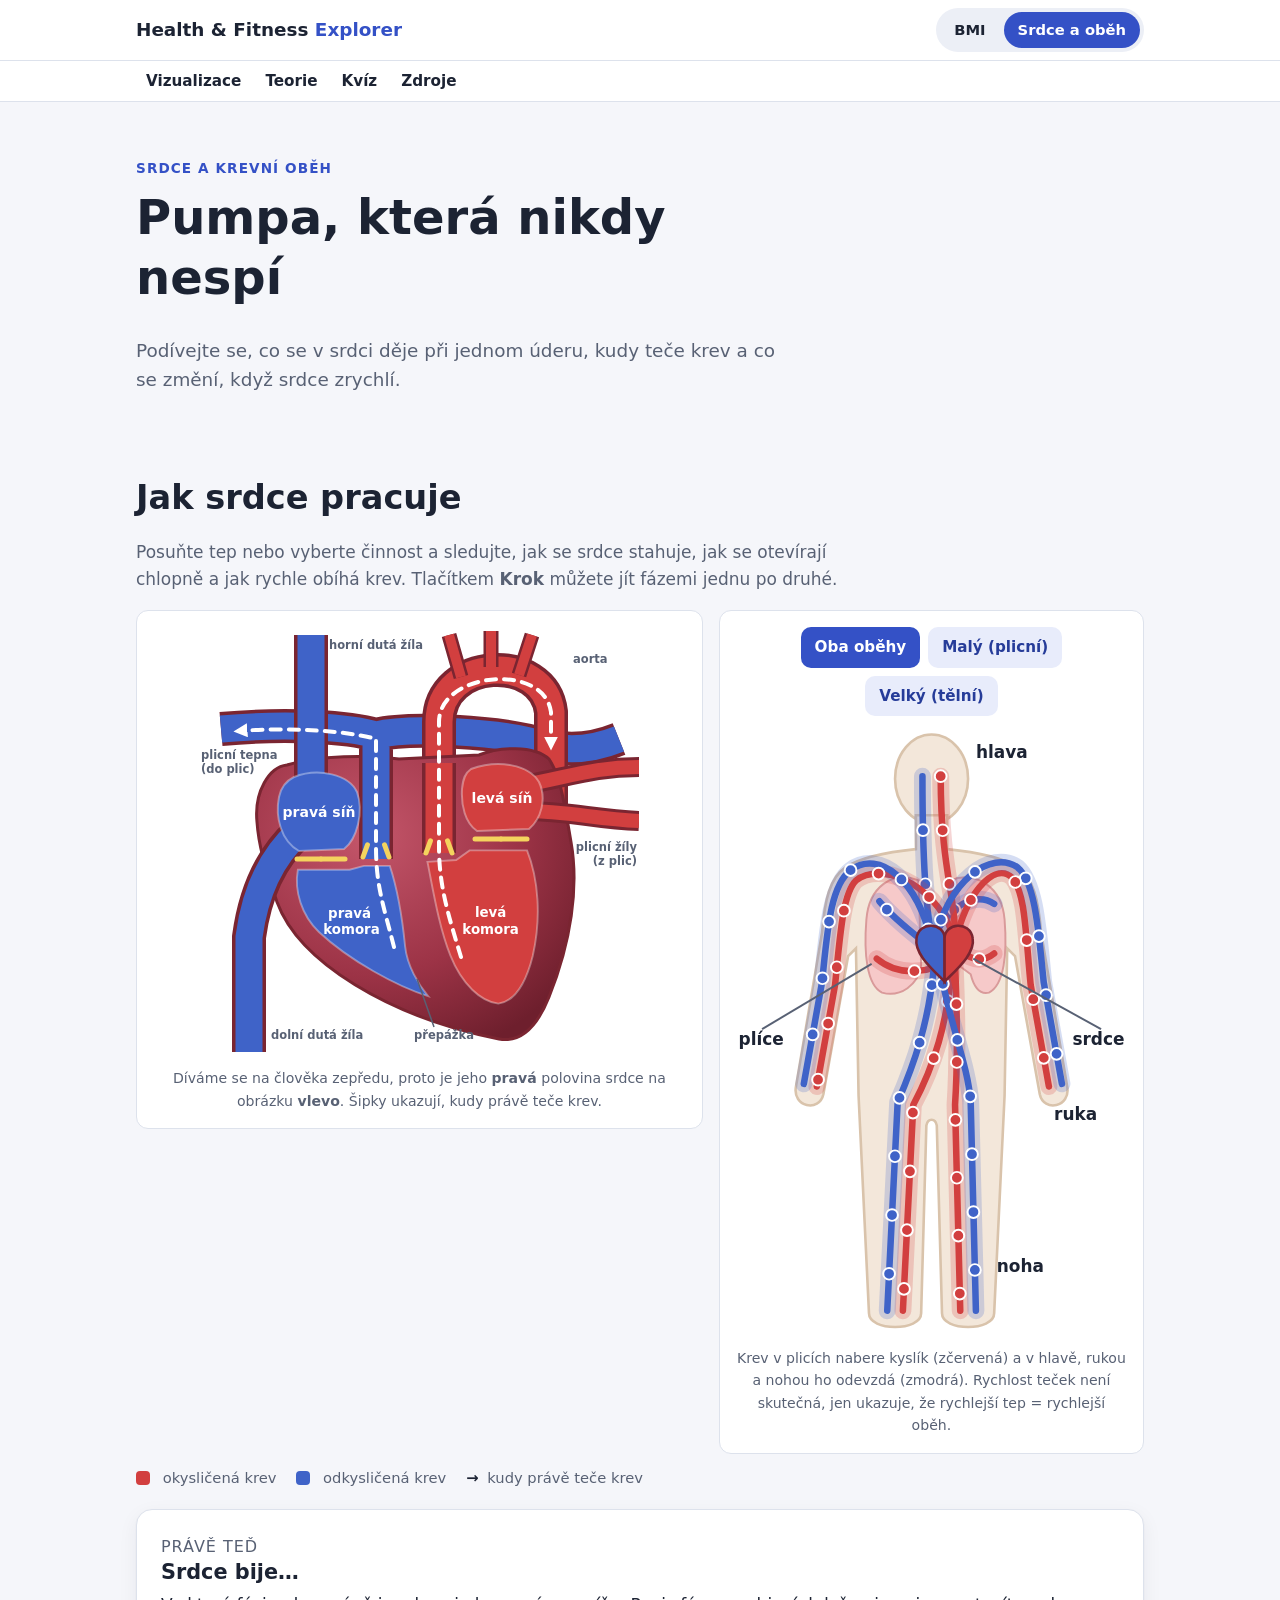
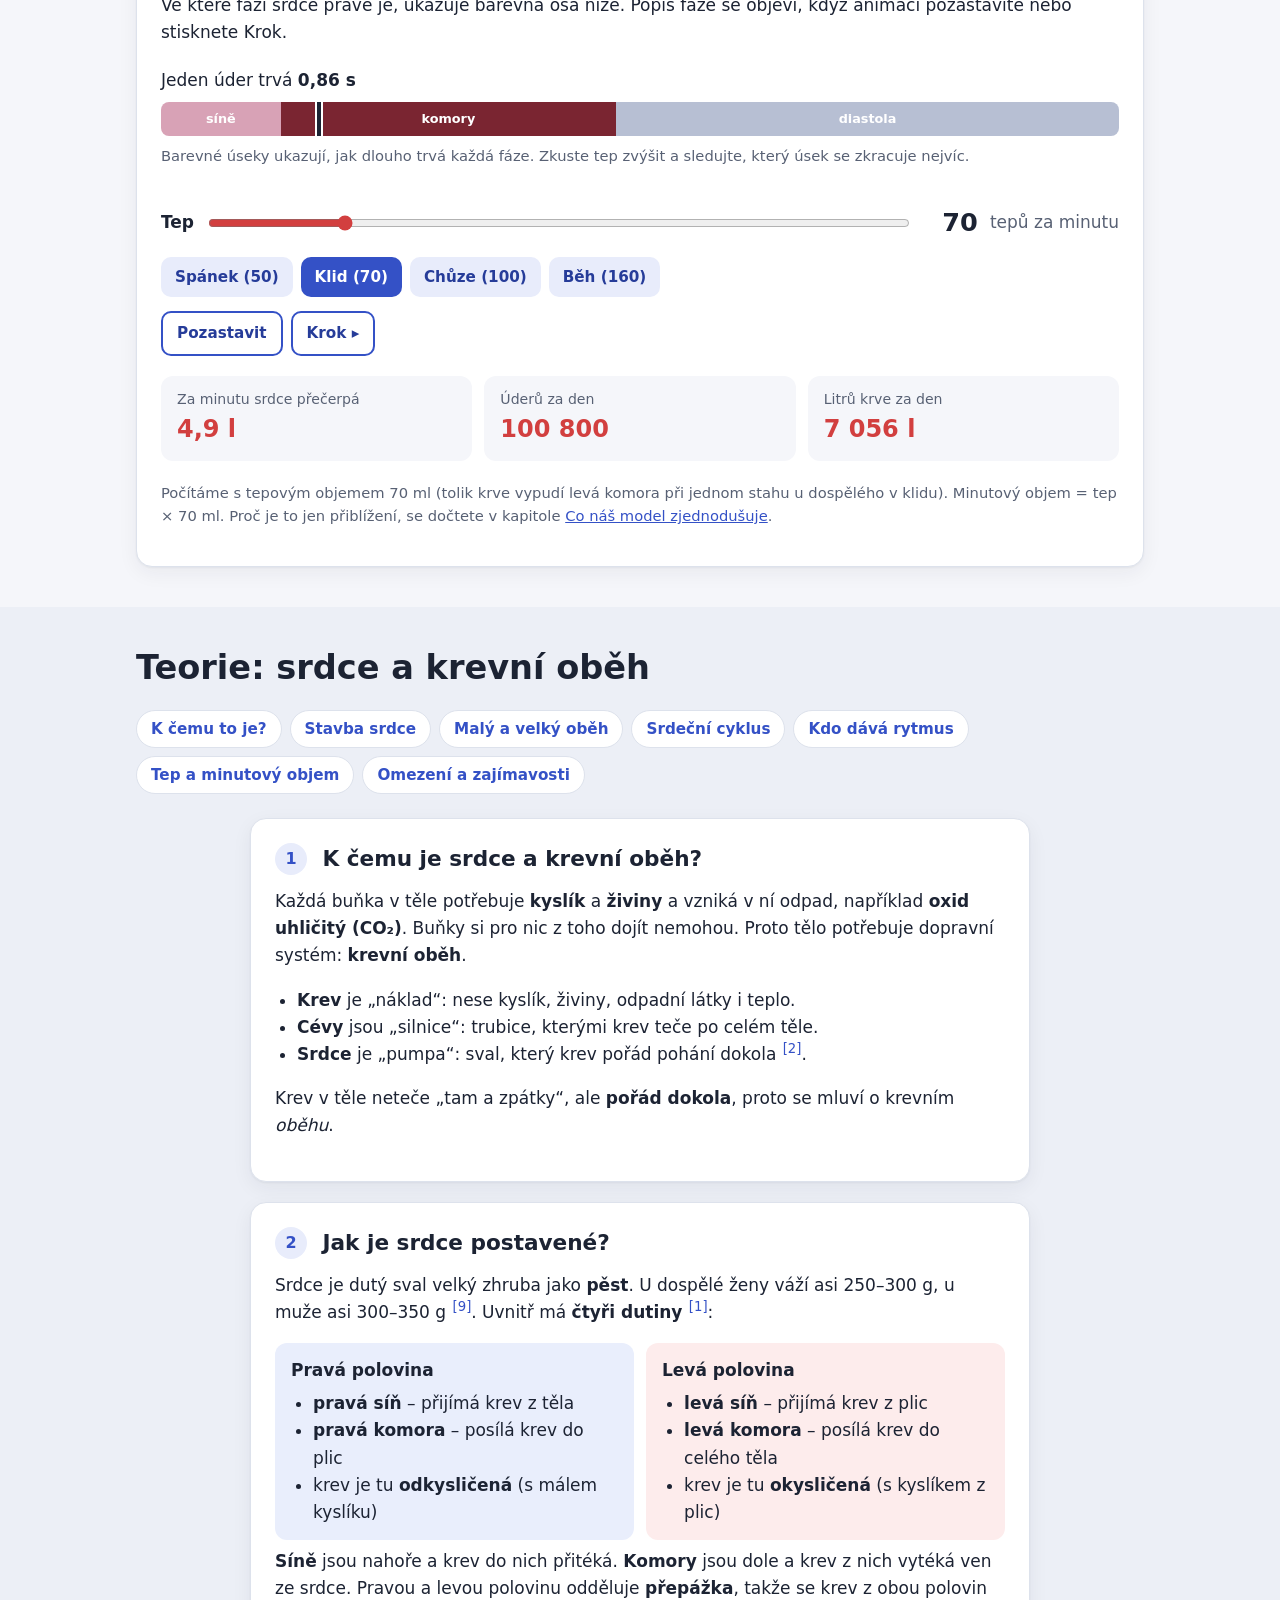
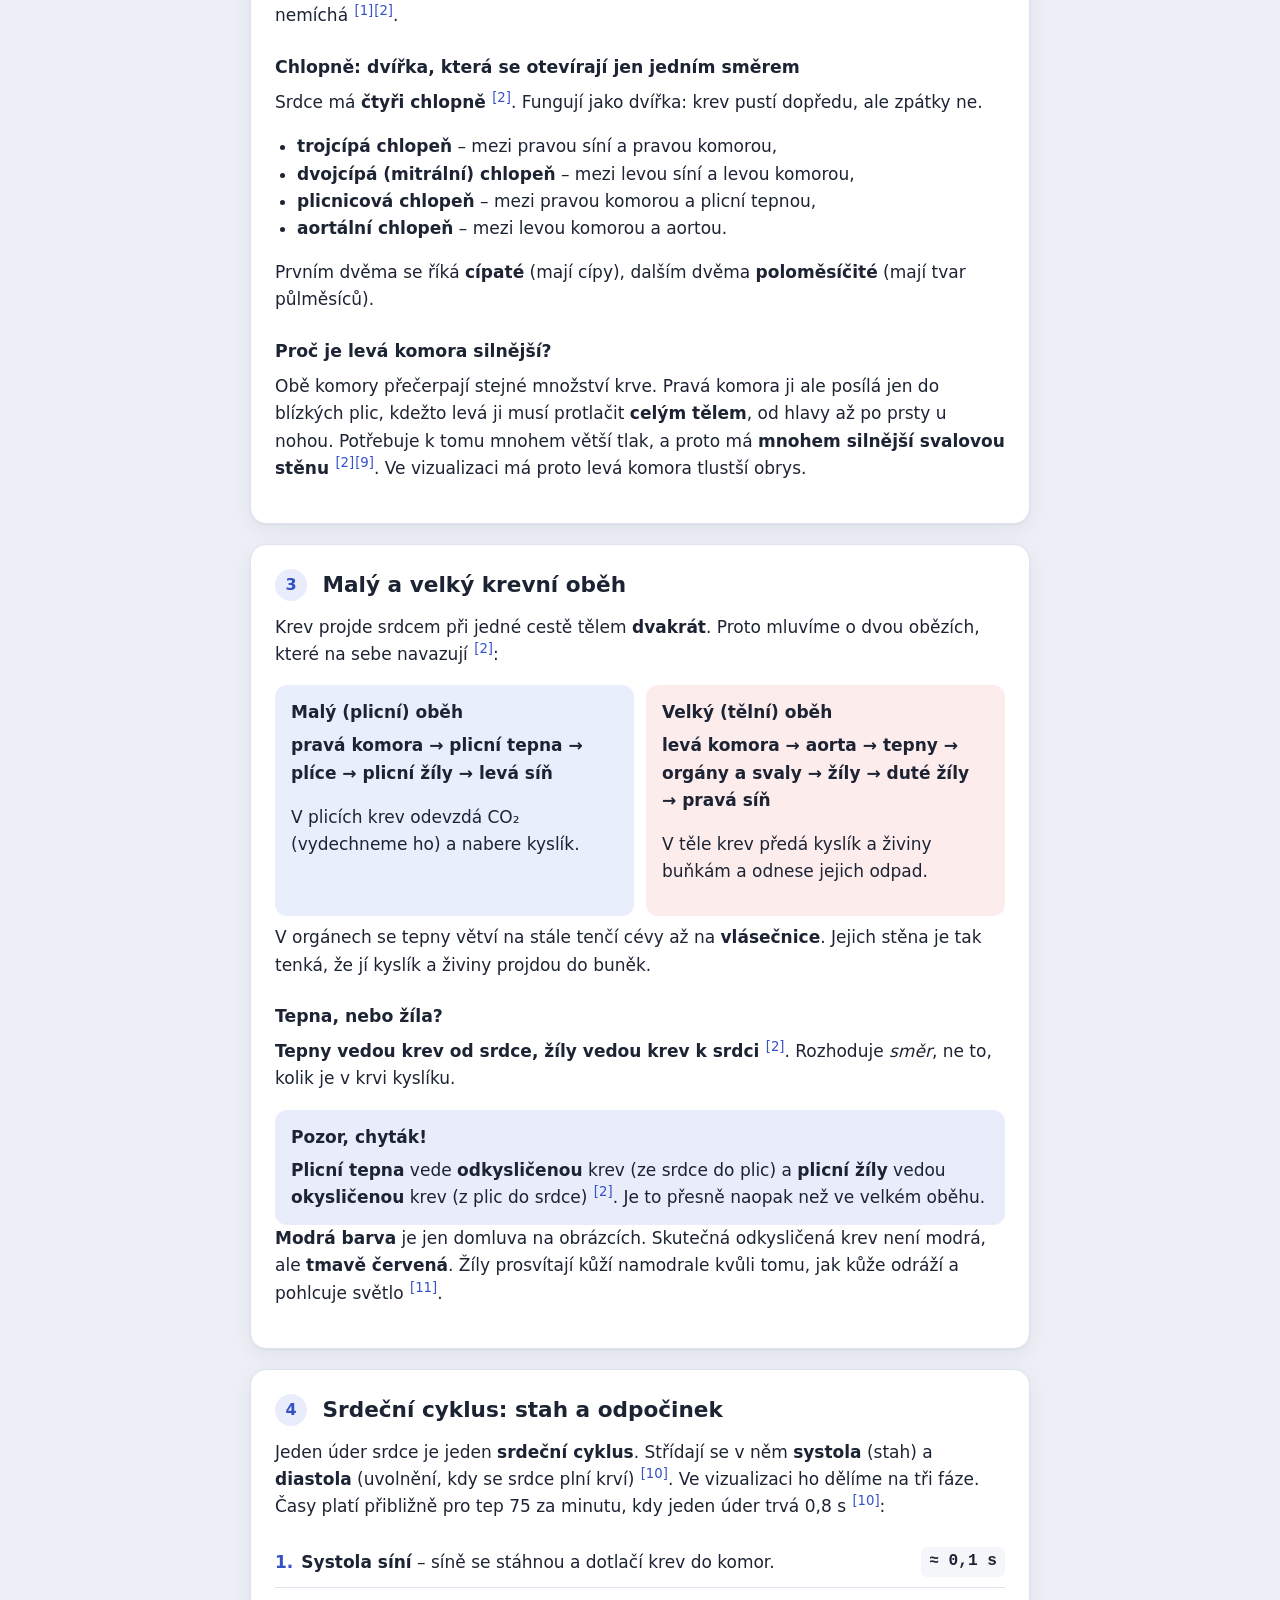
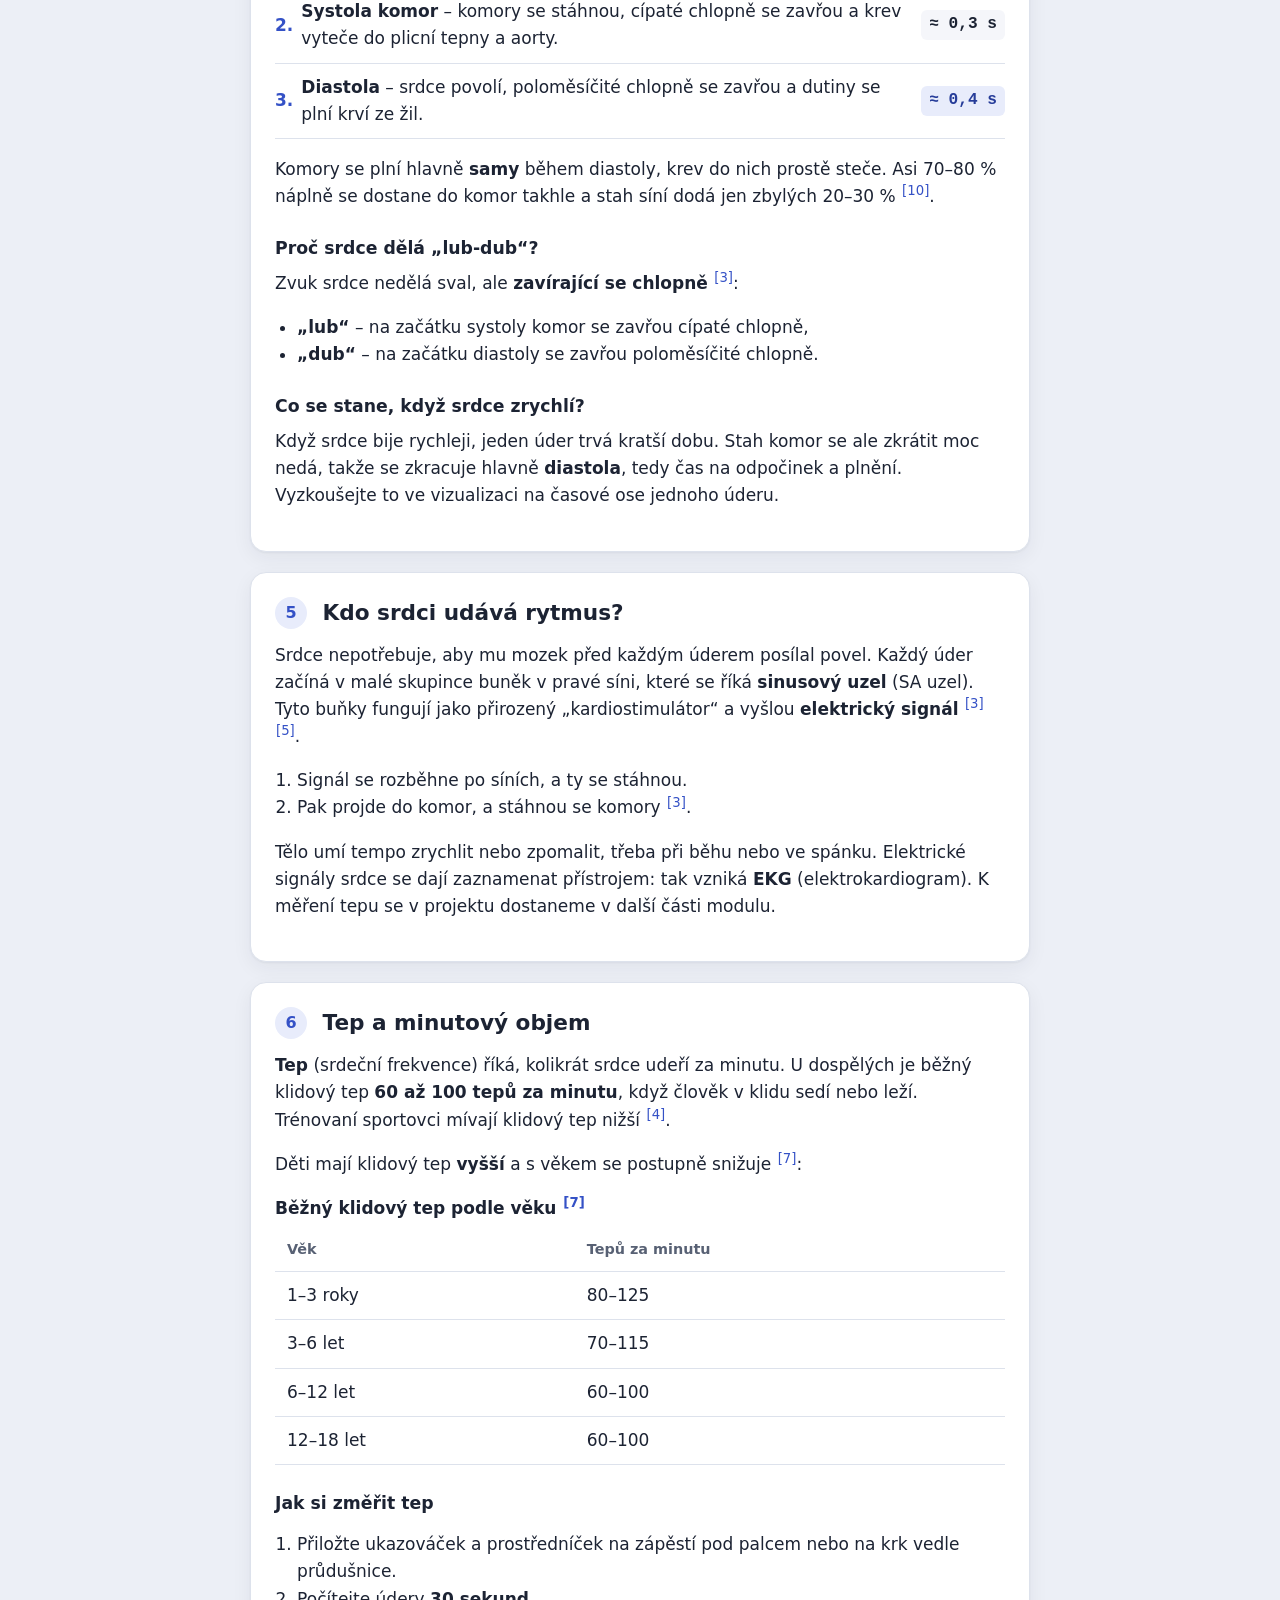
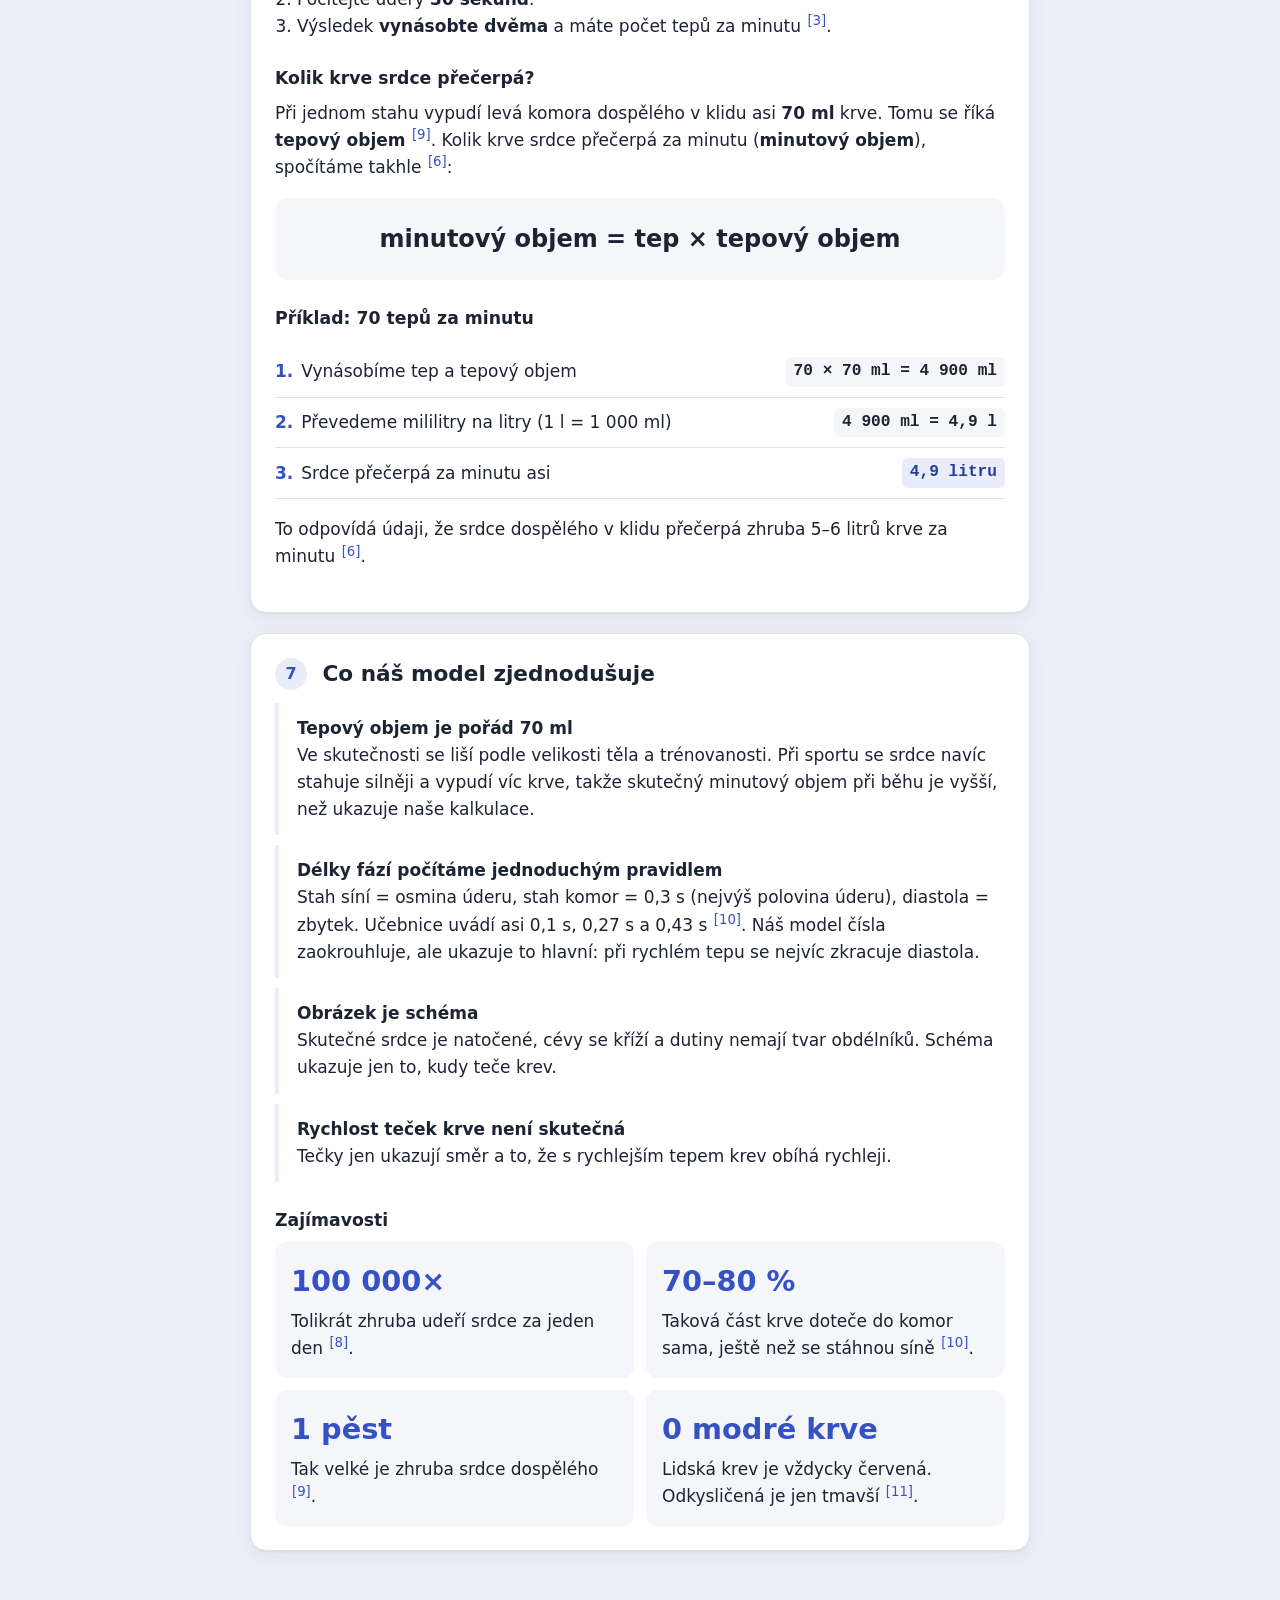
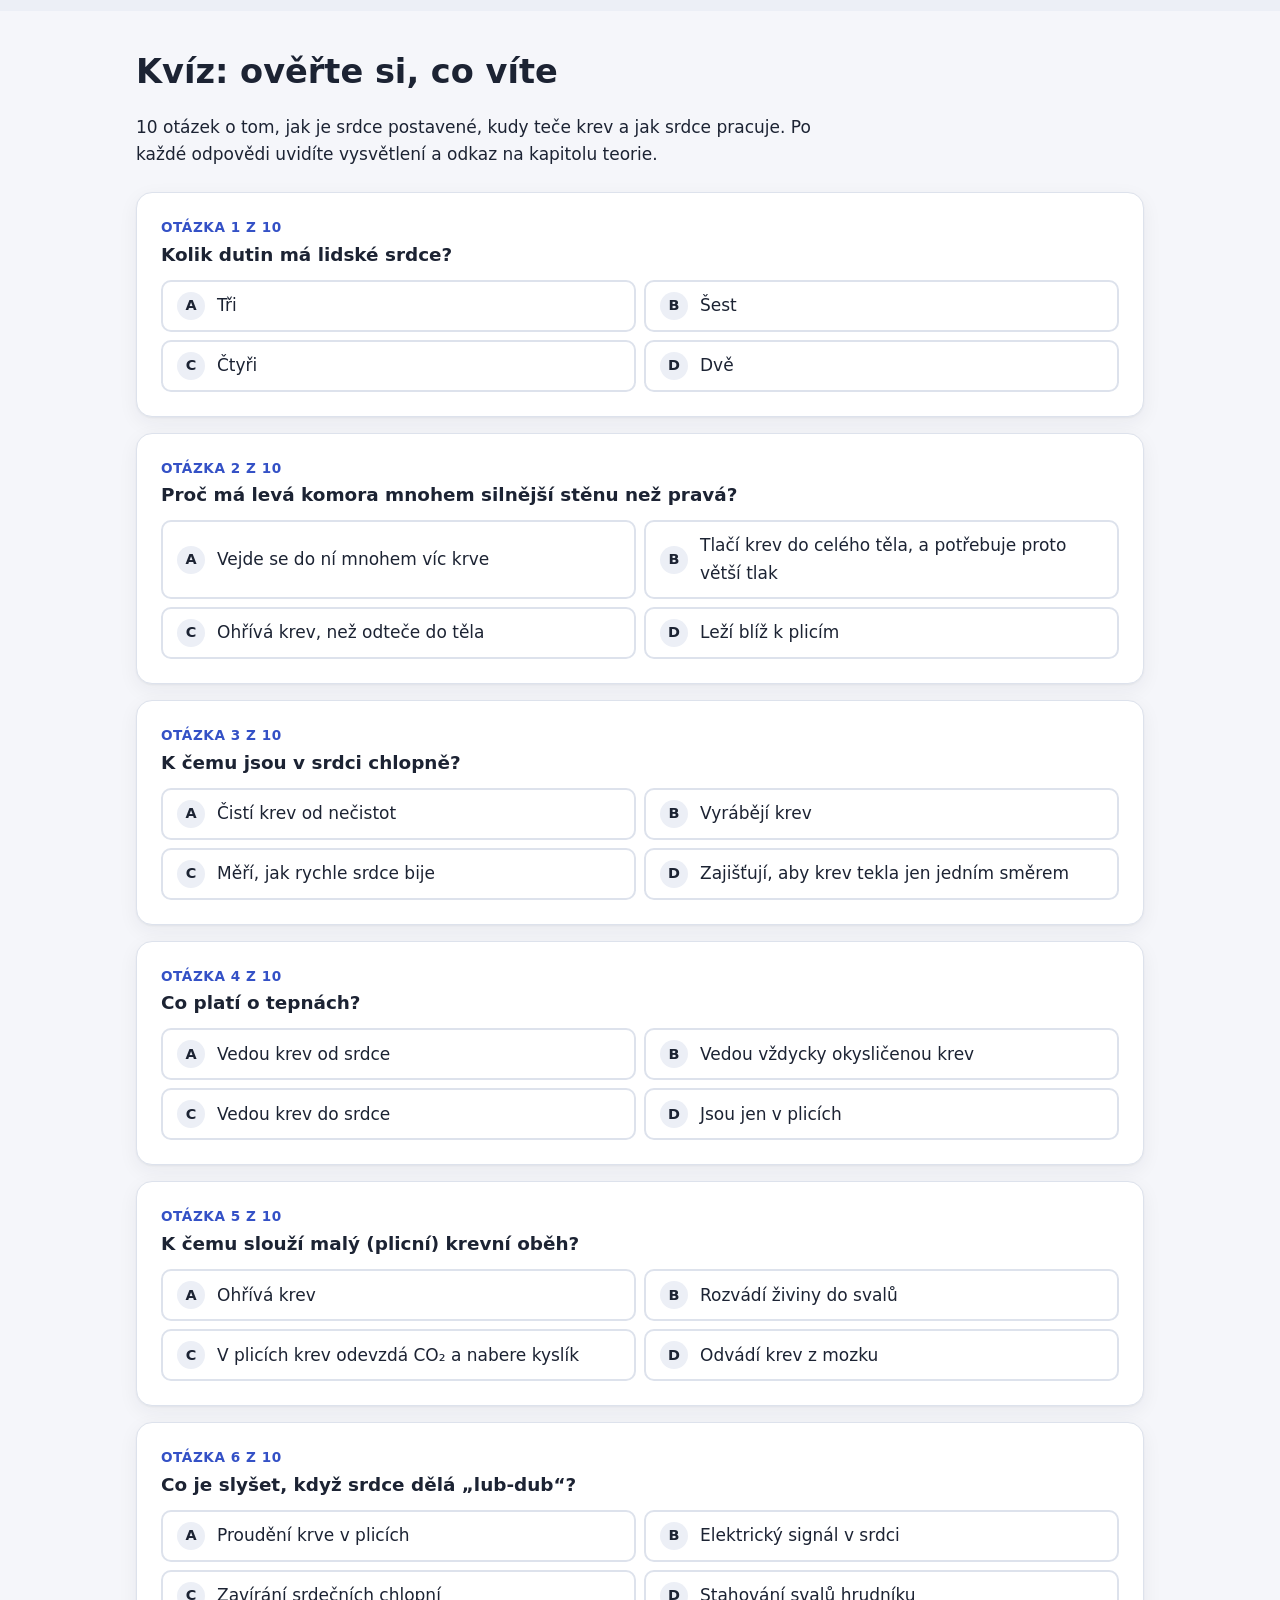
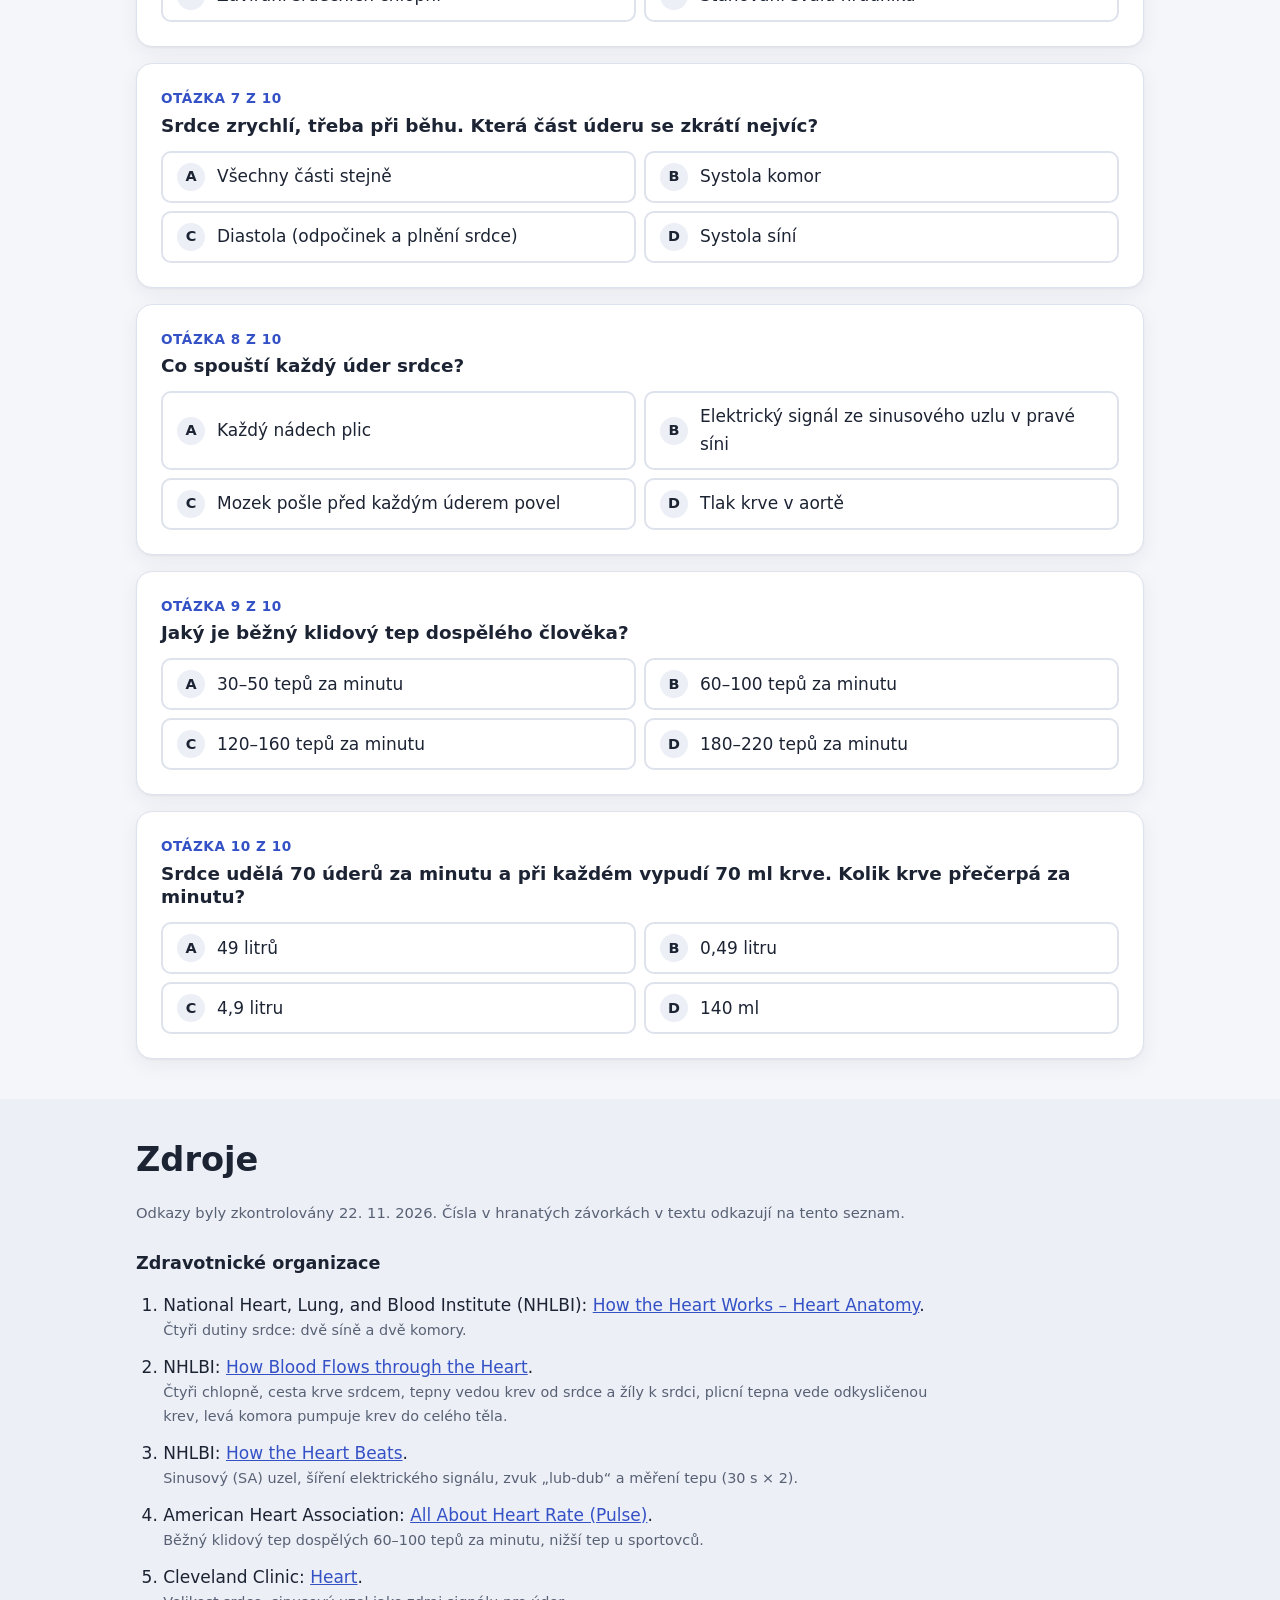
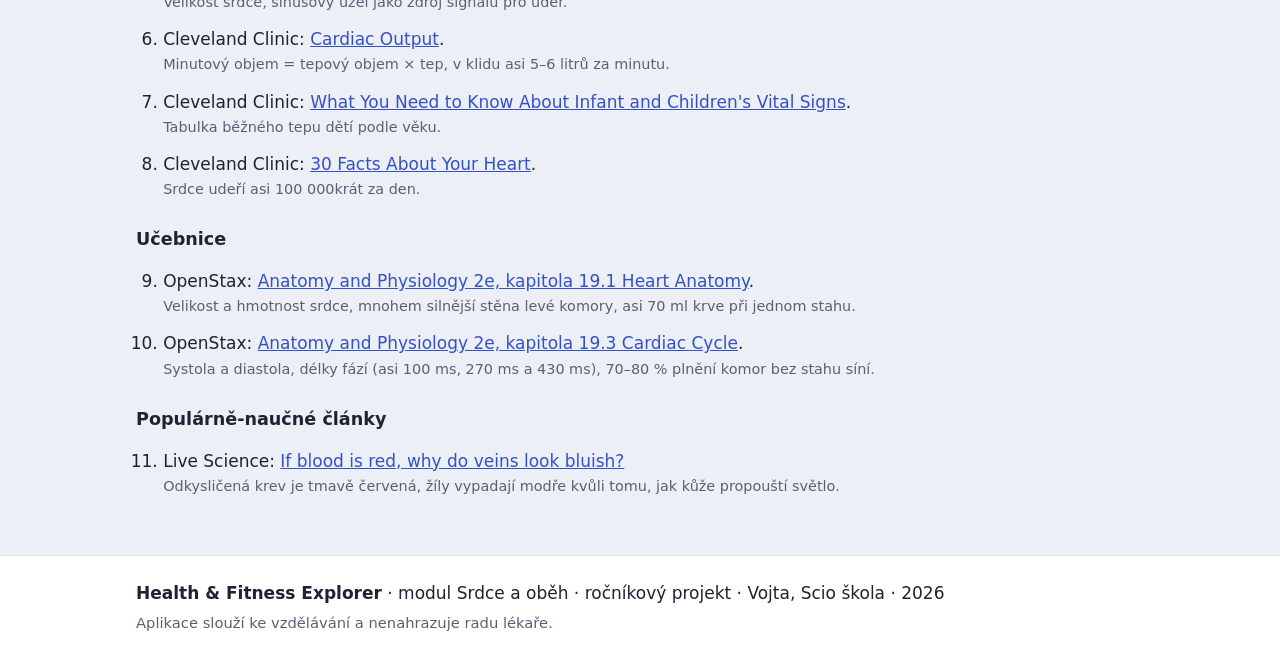
<file: srdce.html>
<!DOCTYPE html>
<html lang="cs">
<head>
  <meta charset="UTF-8">
  <meta name="viewport" content="width=device-width, initial-scale=1">
  <title>Srdce a krevní oběh – jak pracuje srdce</title>
  <meta name="description" content="Podívejte se, jak srdce pumpuje krev, co se děje při jednom úderu a jak funguje malý a velký krevní oběh.">
  <link rel="stylesheet" href="styles.css">
</head>
<body>

  <!-- ============ HLAVIČKA A NAVIGACE ============
       Horní řádek (logo a přepínač modulů) je stejný na všech stránkách.
       Když ho tady změníte, upravte ho i v index.html.
       Spodní řádek jsou odkazy na části TÉTO stránky. -->
  <header class="site-header">
    <div class="container header-inner">
      <a class="logo" href="index.html">Health &amp; Fitness <span>Explorer</span></a>
      <nav aria-label="Moduly">
        <ul class="module-nav">
          <li><a href="index.html">BMI</a></li>
          <li><a href="srdce.html" aria-current="page">Srdce a oběh</a></li>
        </ul>
      </nav>
    </div>
    <div class="header-sections">
      <nav class="container" aria-label="Části stránky">
        <ul class="main-nav">
          <li><a href="#vizualizace">Vizualizace</a></li>
          <li><a href="#teorie">Teorie</a></li>
          <li><a href="#kviz">Kvíz</a></li>
          <li><a href="#zdroje">Zdroje</a></li>
        </ul>
      </nav>
    </div>
  </header>

  <main id="top">

    <!-- ============ ÚVOD ============ -->
    <section class="hero">
      <div class="container">
        <p class="eyebrow">Srdce a krevní oběh</p>
        <h1>Pumpa, která nikdy nespí</h1>
        <p class="lead">
          Podívejte se, co se v srdci děje při jednom úderu, kudy teče krev
          a co se změní, když srdce zrychlí.
        </p>
      </div>
    </section>

    <!-- ============ SEKCE A: VIZUALIZACE ============ -->
    <section id="vizualizace" class="section" aria-labelledby="explorer-title">
      <div class="container">
        <h2 id="explorer-title">Jak srdce pracuje</h2>
        <p class="section-intro">
          Posuňte tep nebo vyberte činnost a sledujte, jak se srdce stahuje,
          jak se otevírají chlopně a jak rychle obíhá krev.
          Tlačítkem <strong>Krok</strong> můžete jít fázemi jednu po druhé.
        </p>

        <div class="heart-explorer">

          <!-- Srdce v řezu (jako obrázek v učebnici). Souřadnice: šířka 440, výška 430.
               Pravá polovina srdce je na obrázku VLEVO (díváme se na člověka zepředu). -->
          <figure class="figure heart-figure">
<svg id="heart-svg" class="heart-svg" viewBox="0 0 440 430" role="img"
                 aria-labelledby="heart-svg-title heart-svg-desc" data-phase="atria">
              <title id="heart-svg-title">Srdce v řezu</title>
              <desc id="heart-svg-desc">Srdce v řezu jako v učebnici: nahoře dvě síně, dole dvě komory,
                nad srdcem oblouk aorty a plicní tepna. Pravá polovina s odkysličenou krví je modře,
                levá s okysličenou krví červeně. Levou a pravou polovinu odděluje svalová přepážka.</desc>

              <defs>
                <!-- Hrot šipky, který se přidá na konec každé šipky toku krve -->
                <marker id="arrowhead" viewBox="0 0 10 10" refX="6" refY="5"
                        markerWidth="3.5" markerHeight="3.5" orient="auto">
                  <path d="M0 0 L10 5 L0 10 z" fill="#fff"/>
                </marker>
                <!-- Lesk srdečního svalu: světlejší vlevo nahoře, tmavší vpravo dole -->
                <radialGradient id="muscle-shine" cx="35%" cy="30%" r="80%">
                  <stop offset="0" stop-color="#c4566a"/>
                  <stop offset="0.6" stop-color="#9c3346"/>
                  <stop offset="1" stop-color="#6e1f2d"/>
                </radialGradient>
              </defs>

              <!-- 1) Cévy ZA srdcem. Každá céva je čára nakreslená dvakrát:
                      široká tmavá (stěna cévy) a užší barevná (krev uvnitř). -->
              <g class="vessels">
                <!-- plicní tepna: z pravé komory nahoru a rozdělí se do obou plic.
                     Pravá větev vede za aortou i za dutou žílou. -->
                <path class="vessel-wall" d="M177 130 V108 M177 108 C 150 100, 90 96, 22 102 M177 108 C 210 100, 300 104, 345 118 C 370 125, 395 122, 420 112"/>
                <path class="vessel-blood vessel-blue" d="M177 130 V108 M177 108 C 150 100, 90 96, 22 102 M177 108 C 210 100, 300 104, 345 118 C 370 125, 395 122, 420 112"/>
                <!-- aorta: z levé komory nahoru, oblouk doprava a dolů za srdce -->
                <path class="vessel-wall" d="M240 140 V95 C 240 30, 345 25, 352 85 V180"/>
                <path class="vessel-blood vessel-red" d="M240 140 V95 C 240 30, 345 25, 352 85 V180"/>
                <!-- tři tepny z oblouku aorty do hlavy a rukou -->
                <path class="vessel-wall branch" d="M262 50 L250 8 M292 40 V4 M320 48 L333 8"/>
                <path class="vessel-blood vessel-red branch" d="M262 50 L250 8 M292 40 V4 M320 48 L333 8"/>
                <!-- horní dutá žíla: z hlavy a rukou shora do pravé síně -->
                <path class="vessel-wall" d="M112 8 V150"/>
                <path class="vessel-blood vessel-blue" d="M112 8 V150"/>
              </g>

              <!-- 2) Srdeční sval (obrys celého srdce). Hrot srdce míří dolů a doprava. -->
              <path class="heart-muscle" d="M88 138
                C 70 140, 55 165, 58 195
                C 60 225, 70 250, 78 275
                C 100 335, 190 390, 300 412
                C 322 416, 338 400, 350 370
                C 372 315, 380 260, 372 215
                C 366 180, 362 150, 350 132
                C 335 118, 300 120, 280 128
                L 200 132
                C 170 128, 120 128, 88 138 Z"/>

              <!-- 3) Cévy PŘED srdečním svalem: tady vidíme, kde cévy ústí do dutin.
                      Konce cév schová dutina, která se kreslí až po nich. -->
              <g class="vessels">
                <!-- horní dutá žíla: z hlavy a rukou shora do pravé síně -->
                <path class="vessel-wall" d="M112 120 V165"/>
                <path class="vessel-blood vessel-blue" d="M112 120 V165"/>
                <!-- dolní dutá žíla: z dolní části těla zdola do pravé síně -->
                <path class="vessel-wall" d="M100 205 C 72 230, 56 265, 50 310 V425"/>
                <path class="vessel-blood vessel-blue" d="M100 205 C 72 230, 56 265, 50 310 V425"/>
                <!-- plicní žíly: z plic zprava do levé síně (dvě nahoře, dvě dole) -->
                <path class="vessel-wall vein-small" d="M325 158 C 370 150, 395 140, 440 140 M325 184 C 370 184, 395 192, 440 194"/>
                <path class="vessel-blood vessel-red vein-small" d="M325 158 C 370 150, 395 140, 440 140 M325 184 C 370 184, 395 192, 440 194"/>
                <!-- začátek plicní tepny a aorty: vychází z komor přes horní část srdce -->
                <path class="vessel-wall" d="M177 232 V126"/>
                <path class="vessel-blood vessel-blue" d="M177 232 V126"/>
                <path class="vessel-wall" d="M240 226 V136"/>
                <path class="vessel-blood vessel-red" d="M240 226 V136"/>
              </g>

              <!-- 4) Čtyři dutiny. srdce-page.js je zmenšuje, když se stahují. -->
              <g id="chamber-ra" class="chamber">
                <path class="blood-blue" d="M95 150 C 120 140, 150 148, 158 165
                  C 165 185, 158 212, 145 222 L 100 224 C 82 214, 76 190, 80 170
                  C 82 160, 87 154, 95 150 Z"/>
                <text class="chamber-label" x="120" y="190">pravá síň</text>
              </g>
              <g id="chamber-la" class="chamber">
                <path class="blood-red" d="M272 142 C 300 132, 330 138, 340 155
                  C 348 172, 342 192, 330 202 L 278 204 C 266 196, 262 178, 263 162
                  C 264 152, 266 146, 272 142 Z"/>
                <text class="chamber-label" x="303" y="176">levá síň</text>
              </g>
              <g id="chamber-rv" class="chamber">
                <path class="blood-blue" d="M96 240 L 150 240 L 165 236 L 192 236
                  C 200 260, 205 290, 208 320 C 210 340, 222 360, 232 372
                  C 200 362, 150 335, 118 305 C 100 288, 92 262, 96 240 Z"/>
                <text class="chamber-label" x="150" y="290">pravá</text>
                <text class="chamber-label" x="152" y="307">komora</text>
              </g>
              <g id="chamber-lv" class="chamber">
                <path class="blood-red" d="M226 232 L 256 230 L 270 220 L 330 220
                  C 342 250, 345 290, 336 330 C 328 362, 315 378, 300 380
                  C 282 378, 262 360, 250 330 C 238 300, 232 262, 226 232 Z"/>
                <text class="chamber-label" x="292" y="290">levá</text>
                <text class="chamber-label" x="292" y="307">komora</text>
              </g>

              <!-- 5) Chlopně. Každý cíp se otáčí kolem svého pantu (transform-origin).
                   --open = o kolik stupňů se cíp otočí, když je chlopeň otevřená. -->
              <!-- Cípaté chlopně (mezi síní a komorou): otevírají se dolů do komory -->
              <g class="valve valve-av" aria-hidden="true">
                <line class="leaflet" x1="98" y1="232" x2="122" y2="232" style="--open: 65deg; transform-origin: 98px 232px"/>
                <line class="leaflet" x1="146" y1="232" x2="122" y2="232" style="--open: -65deg; transform-origin: 146px 232px"/>
                <line class="leaflet" x1="276" y1="212" x2="302" y2="212" style="--open: 65deg; transform-origin: 276px 212px"/>
                <line class="leaflet" x1="328" y1="212" x2="302" y2="212" style="--open: -65deg; transform-origin: 328px 212px"/>
              </g>
              <!-- Poloměsíčité chlopně (na začátku plicní tepny a aorty): otevírají se nahoru -->
              <g class="valve valve-semilunar" aria-hidden="true">
                <line class="leaflet" x1="164" y1="230" x2="177" y2="230" style="--open: -70deg; transform-origin: 164px 230px"/>
                <line class="leaflet" x1="190" y1="230" x2="177" y2="230" style="--open: 70deg; transform-origin: 190px 230px"/>
                <line class="leaflet" x1="227" y1="226" x2="240" y2="226" style="--open: -70deg; transform-origin: 227px 226px"/>
                <line class="leaflet" x1="253" y1="226" x2="240" y2="226" style="--open: 70deg; transform-origin: 253px 226px"/>
              </g>

              <!-- 6) Šipky ukazují, kudy teče krev v aktuální fázi -->
              <g class="flow flow-veins" aria-hidden="true">
                <path class="arrow" d="M112 30 V150"/>
                <path class="arrow" d="M50 410 V315 C 55 270, 70 240, 94 214"/>
                <path class="arrow" d="M434 140 C 395 140, 372 150, 330 158"/>
                <path class="arrow" d="M434 194 C 395 192, 372 184, 332 184"/>
              </g>
              <g class="flow flow-av" aria-hidden="true">
                <path class="arrow" d="M120 205 C 122 240, 132 260, 150 275"/>
                <path class="arrow" d="M300 190 C 300 225, 296 250, 292 270"/>
              </g>
              <g class="flow flow-out" aria-hidden="true">
                <path class="arrow" d="M195 320 C 185 280, 177 260, 177 220 V112 C 150 104, 90 100, 40 104"/>
                <path class="arrow" d="M262 330 C 250 290, 240 260, 240 220 V95 C 240 45, 345 35, 352 85 V118"/>
              </g>

              <!-- 7) Popisky cév -->
              <text class="vessel-label anchor-start" x="130" y="22">horní dutá žíla</text>
              <text class="vessel-label anchor-start" x="72" y="412">dolní dutá žíla</text>
              <text class="vessel-label anchor-start" x="2" y="132">plicní tepna</text>
              <text class="vessel-label anchor-start" x="2" y="146">(do plic)</text>
              <text class="vessel-label anchor-start" x="374" y="36">aorta</text>
              <text class="vessel-label anchor-end" x="438" y="224">plicní žíly</text>
              <text class="vessel-label anchor-end" x="438" y="238">(z plic)</text>
              <text class="vessel-label" x="245" y="412">přepážka</text>
              <path class="label-line" d="M235 400 L 218 352"/>
            </svg>
            <figcaption>
              Díváme se na člověka zepředu, proto je jeho <strong>pravá</strong> polovina srdce
              na obrázku <strong>vlevo</strong>. Šipky ukazují, kudy právě teče krev.
            </figcaption>
          </figure>

          <!-- Malý a velký krevní oběh v postavě člověka. Souřadnice: šířka 300, výška 470. -->
          <figure class="figure heart-figure">
<!-- Tlačítka: který oběh zvýraznit -->
            <div id="circuit-toggle" class="circuit-toggle" role="group" aria-label="Který oběh zvýraznit">
              <button type="button" class="button preset" data-show="all" aria-pressed="true">Oba oběhy</button>
              <button type="button" class="button preset" data-show="small" aria-pressed="false">Malý (plicní)</button>
              <button type="button" class="button preset" data-show="large" aria-pressed="false">Velký (tělní)</button>
            </div>
            <svg id="circulation-svg" class="circulation-svg" viewBox="0 0 300 470" role="img"
                 aria-labelledby="circ-svg-title circ-svg-desc" data-show="all">
              <title id="circ-svg-title">Malý a velký krevní oběh v těle člověka</title>
              <desc id="circ-svg-desc">Postava člověka se srdcem v hrudi. Malý oběh vede ze srdce
                do plic, kde krev nabere kyslík, a zpátky do srdce. Velký oběh vede ze srdce
                do hlavy, rukou a nohou, kde krev kyslík odevzdá, a zpátky do srdce.</desc>

              <!-- Postava (díváme se na člověka zepředu) -->
              <g class="body-shape">
                <ellipse cx="150" cy="42" rx="28" ry="34"/>
                <path d="M138 70 V96 C 118 98, 96 102, 84 110 C 72 118, 68 135, 66 160
                  L 46 278 C 43 294, 64 298, 67 284 L 86 178 L 92 172 L 94 285 L 102 452
                  C 102 466, 142 466, 142 452 L 146 308 C 147 302, 153 302, 154 308 L 158 452
                  C 158 466, 198 466, 198 452 L 206 285 L 208 172 L 214 178 L 233 284
                  C 236 298, 257 294, 254 278 L 234 160 C 232 135, 228 118, 216 110
                  C 204 102, 182 98, 162 96 V70 Z"/>
              </g>

              <!-- Plíce -->
              <path class="organ organ-lungs" d="M140 120 C 120 112, 102 125, 100 150
                C 98 175, 100 200, 112 206 C 126 210, 140 200, 142 185 Z"/>
              <path class="organ organ-lungs" d="M164 120 C 184 112, 204 125, 206 150
                C 208 175, 206 200, 194 206 C 186 208, 182 200, 180 192 L 164 180 Z"/>

              <!-- Cévy. Každý okruh (g.circuit) má dvě části:
                     data-part="out"  = tepna, krev teče ZE srdce,
                     data-part="back" = žíla, krev teče DO srdce.
                   Barva ukazuje, jestli je krev okysličená (červená) nebo ne (modrá).
                   Tečky krve sem doplní srdce-page.js. -->

              <!-- Malý (plicní) oběh: srdce → plíce → srdce -->
              <g class="circuit circuit-small">
                <path class="loop loop-blue" data-part="out" d="M150 172 C 135 160, 120 148, 110 136"/>
                <path class="loop loop-red" data-part="back" d="M108 180 C 125 194, 150 192, 168 178"/>
              </g>
              <g class="circuit circuit-small">
                <path class="loop loop-blue" data-part="out" d="M152 164 C 162 140, 184 128, 198 138"/>
                <path class="loop loop-red" data-part="back" d="M198 176 C 188 184, 178 180, 170 172"/>
              </g>

              <!-- Velký (tělní) oběh: srdce → hlava / ruce / nohy → srdce -->
              <g class="circuit circuit-large">
                <path class="loop loop-red" data-part="out" d="M168 162 C 168 130, 157 110, 157 40"/>
                <path class="loop loop-blue" data-part="back" d="M143 40 C 143 110, 146 140, 150 166"/>
              </g>
              <g class="circuit circuit-large">
                <path class="loop loop-red" data-part="out" d="M166 160 C 150 120, 110 106, 92 120 C 82 130, 80 160, 76 200 L 62 278"/>
                <path class="loop loop-blue" data-part="back" d="M52 276 L 66 198 C 70 160, 72 124, 88 112 C 110 96, 140 120, 150 168"/>
              </g>
              <g class="circuit circuit-large">
                <path class="loop loop-red" data-part="out" d="M170 160 C 180 125, 200 106, 212 118 C 222 130, 222 160, 226 200 L 240 278"/>
                <path class="loop loop-blue" data-part="back" d="M250 276 L 236 198 C 232 160, 230 122, 216 110 C 196 96, 162 120, 152 168"/>
              </g>
              <g class="circuit circuit-large">
                <path class="loop loop-red" data-part="out" d="M166 184 C 162 230, 152 262, 136 292 L 128 450"/>
                <path class="loop loop-blue" data-part="back" d="M116 450 L 124 290 C 136 262, 148 230, 152 184"/>
              </g>
              <g class="circuit circuit-large">
                <path class="loop loop-red" data-part="out" d="M168 184 C 170 230, 170 262, 168 292 L 172 450"/>
                <path class="loop loop-blue" data-part="back" d="M184 450 L 180 290 C 178 262, 164 230, 156 186"/>
              </g>

              <!-- Srdce: levá půlka obrázku = pravá polovina srdce (modrá) -->
              <g id="circ-heart">
                <path class="blood-blue heart-half" d="M160 164 C 160 152, 140 150, 138 164 C 136 176, 150 188, 160 198 Z"/>
                <path class="blood-red heart-half" d="M160 164 C 160 152, 180 150, 182 164 C 184 176, 170 188, 160 198 Z"/>
              </g>

              <!-- Popisky -->
              <text class="organ-label anchor-start" x="184" y="26">hlava</text>
              <text class="organ-label anchor-start" x="2" y="246">plíce</text>
              <path class="label-line" d="M20 234 L 104 184"/>
              <text class="organ-label anchor-end" x="298" y="246">srdce</text>
              <path class="label-line" d="M280 234 L 182 180"/>
              <text class="organ-label anchor-start" x="244" y="304">ruka</text>
              <text class="organ-label anchor-start" x="200" y="420">noha</text>
            </svg>
            <figcaption>
              Krev v plicích nabere kyslík (zčervená) a v hlavě, rukou a nohou ho odevzdá (zmodrá).
              Rychlost teček není skutečná, jen ukazuje, že rychlejší tep = rychlejší oběh.
            </figcaption>
          </figure>
        </div>

        <ul class="heart-legend" aria-label="Vysvětlivky">
          <li><span class="swatch swatch-red"></span> okysličená krev</li>
          <li><span class="swatch swatch-blue"></span> odkysličená krev</li>
          <li><span class="legend-arrow" aria-hidden="true">→</span> kudy právě teče krev</li>
        </ul>

        <!-- Ovládání a výsledky -->
        <div class="card heart-panel">
          <div class="phase-info">
            <p class="result-label">Právě teď</p>
            <h3 id="phase-name" class="phase-name">Systola síní – síně se stahují</h3>
            <p id="phase-text" class="phase-text"></p>
            <!-- Text pro čtečku obrazovky. Mění se jen po stisku Krok,
                 aby čtečka nečetla fáze pořád dokola. -->
            <p id="phase-announce" class="visually-hidden" aria-live="polite"></p>
          </div>

          <div class="timeline">
            <p class="timeline-title">Jeden úder trvá <strong id="cycle-duration">0,86 s</strong></p>
            <div class="timeline-bar" aria-hidden="true">
              <div id="timeline-atria" class="timeline-segment seg-atria">síně</div>
              <div id="timeline-ventricles" class="timeline-segment seg-ventricles">komory</div>
              <div id="timeline-diastole" class="timeline-segment seg-diastole">diastola</div>
              <div id="timeline-marker" class="timeline-marker"></div>
            </div>
            <p class="small">
              Barevné úseky ukazují, jak dlouho trvá každá fáze. Zkuste tep zvýšit
              a sledujte, který úsek se zkracuje nejvíc.
            </p>
          </div>

          <div class="heart-controls">
            <div class="bpm-control">
              <label for="bpm">Tep</label>
              <input type="range" id="bpm" min="40" max="200" step="1" value="70">
              <output id="bpm-value" for="bpm" class="bpm-value">70</output>
              <span class="unit-text">tepů za minutu</span>
            </div>

            <!-- Tlačítka předvoleb sem doplní srdce-page.js (podle PRESETS v srdce.js) -->
            <div id="presets" class="presets" role="group" aria-label="Předvolby tepu"></div>

            <div class="play-controls">
              <button type="button" id="play-toggle" class="button button-secondary">Pozastavit</button>
              <button type="button" id="step" class="button button-secondary">Krok ▸</button>
            </div>
          </div>

          <dl class="heart-stats">
            <div>
              <dt>Za minutu srdce přečerpá</dt>
              <dd id="stat-output">4,9 l</dd>
            </div>
            <div>
              <dt>Úderů za den</dt>
              <dd id="stat-beats">100 800</dd>
            </div>
            <div>
              <dt>Litrů krve za den</dt>
              <dd id="stat-liters">7 056 l</dd>
            </div>
          </dl>
          <p class="small">
            Počítáme s tepovým objemem 70 ml (tolik krve vypudí levá komora při jednom
            stahu u dospělého v klidu). Minutový objem = tep × 70 ml.
            Proč je to jen přiblížení, se dočtete v kapitole
            <a href="#omezeni">Co náš model zjednodušuje</a>.
          </p>
        </div>

        <noscript>
          <p class="card">Animace potřebuje zapnutý JavaScript. Teorie níže funguje i bez něj.</p>
        </noscript>
      </div>
    </section>

    <!-- ============ SEKCE B: TEORIE ============ -->
    <section id="teorie" class="section section-alt" aria-labelledby="theory-title">
      <div class="container">
        <h2 id="theory-title">Teorie: srdce a krevní oběh</h2>

        <nav aria-label="Kapitoly teorie">
          <ol class="chapters">
            <li><a href="#k-cemu">K čemu to je?</a></li>
            <li><a href="#stavba">Stavba srdce</a></li>
            <li><a href="#obeh">Malý a velký oběh</a></li>
            <li><a href="#cyklus">Srdeční cyklus</a></li>
            <li><a href="#vzruch">Kdo dává rytmus</a></li>
            <li><a href="#tep">Tep a minutový objem</a></li>
            <li><a href="#omezeni">Omezení a zajímavosti</a></li>
          </ol>
        </nav>

        <!-- 1. K čemu to je? -->
        <article id="k-cemu" class="card article">
          <h3><span class="chapter-number">1</span> K čemu je srdce a krevní oběh?</h3>
          <p>
            Každá buňka v těle potřebuje <strong>kyslík</strong> a <strong>živiny</strong>
            a vzniká v ní odpad, například <strong>oxid uhličitý (CO₂)</strong>.
            Buňky si pro nic z toho dojít nemohou. Proto tělo potřebuje dopravní
            systém: <strong>krevní oběh</strong>.
          </p>
          <ul>
            <li><strong>Krev</strong> je „náklad“: nese kyslík, živiny, odpadní látky i teplo.</li>
            <li><strong>Cévy</strong> jsou „silnice“: trubice, kterými krev teče po celém těle.</li>
            <li><strong>Srdce</strong> je „pumpa“: sval, který krev pořád pohání dokola
              <a class="cite" href="#zdroj-2">[2]</a>.</li>
          </ul>
          <p>
            Krev v těle neteče „tam a zpátky“, ale <strong>pořád dokola</strong>, proto se
            mluví o krevním <em>oběhu</em>.
          </p>
        </article>

        <!-- 2. Stavba srdce -->
        <article id="stavba" class="card article">
          <h3><span class="chapter-number">2</span> Jak je srdce postavené?</h3>
          <p>
            Srdce je dutý sval velký zhruba jako <strong>pěst</strong>. U dospělé ženy
            váží asi 250–300 g, u muže asi 300–350 g <a class="cite" href="#zdroj-9">[9]</a>.
            Uvnitř má <strong>čtyři dutiny</strong> <a class="cite" href="#zdroj-1">[1]</a>:
          </p>
          <div class="two-columns">
            <div class="box box-blue">
              <p class="box-title">Pravá polovina</p>
              <ul>
                <li><strong>pravá síň</strong> – přijímá krev z těla</li>
                <li><strong>pravá komora</strong> – posílá krev do plic</li>
                <li>krev je tu <strong>odkysličená</strong> (s málem kyslíku)</li>
              </ul>
            </div>
            <div class="box box-red">
              <p class="box-title">Levá polovina</p>
              <ul>
                <li><strong>levá síň</strong> – přijímá krev z plic</li>
                <li><strong>levá komora</strong> – posílá krev do celého těla</li>
                <li>krev je tu <strong>okysličená</strong> (s kyslíkem z plic)</li>
              </ul>
            </div>
          </div>
          <p>
            <strong>Síně</strong> jsou nahoře a krev do nich přitéká. <strong>Komory</strong>
            jsou dole a krev z nich vytéká ven ze srdce. Pravou a levou polovinu odděluje
            <strong>přepážka</strong>, takže se krev z obou polovin nemíchá
            <a class="cite" href="#zdroj-1">[1]</a><a class="cite" href="#zdroj-2">[2]</a>.
          </p>

          <h4>Chlopně: dvířka, která se otevírají jen jedním směrem</h4>
          <p>
            Srdce má <strong>čtyři chlopně</strong> <a class="cite" href="#zdroj-2">[2]</a>.
            Fungují jako dvířka: krev pustí dopředu, ale zpátky ne.
          </p>
          <ul>
            <li><strong>trojcípá chlopeň</strong> – mezi pravou síní a pravou komorou,</li>
            <li><strong>dvojcípá (mitrální) chlopeň</strong> – mezi levou síní a levou komorou,</li>
            <li><strong>plicnicová chlopeň</strong> – mezi pravou komorou a plicní tepnou,</li>
            <li><strong>aortální chlopeň</strong> – mezi levou komorou a aortou.</li>
          </ul>
          <p>
            Prvním dvěma se říká <strong>cípaté</strong> (mají cípy), dalším dvěma
            <strong>poloměsíčité</strong> (mají tvar půlměsíců).
          </p>

          <h4>Proč je levá komora silnější?</h4>
          <p>
            Obě komory přečerpají stejné množství krve. Pravá komora ji ale posílá jen do
            blízkých plic, kdežto levá ji musí protlačit <strong>celým tělem</strong>,
            od hlavy až po prsty u nohou. Potřebuje k tomu mnohem větší tlak, a proto má
            <strong>mnohem silnější svalovou stěnu</strong>
            <a class="cite" href="#zdroj-2">[2]</a><a class="cite" href="#zdroj-9">[9]</a>.
            Ve vizualizaci má proto levá komora tlustší obrys.
          </p>
        </article>

        <!-- 3. Malý a velký oběh -->
        <article id="obeh" class="card article">
          <h3><span class="chapter-number">3</span> Malý a velký krevní oběh</h3>
          <p>
            Krev projde srdcem při jedné cestě tělem <strong>dvakrát</strong>. Proto
            mluvíme o dvou obězích, které na sebe navazují <a class="cite" href="#zdroj-2">[2]</a>:
          </p>
          <div class="two-columns">
            <div class="box box-blue">
              <p class="box-title">Malý (plicní) oběh</p>
              <p class="flow-steps">
                pravá komora → plicní tepna → <strong>plíce</strong> → plicní žíly → levá síň
              </p>
              <p>V plicích krev odevzdá CO₂ (vydechneme ho) a nabere kyslík.</p>
            </div>
            <div class="box box-red">
              <p class="box-title">Velký (tělní) oběh</p>
              <p class="flow-steps">
                levá komora → aorta → tepny → <strong>orgány a svaly</strong> → žíly → duté žíly → pravá síň
              </p>
              <p>V těle krev předá kyslík a živiny buňkám a odnese jejich odpad.</p>
            </div>
          </div>
          <p>
            V orgánech se tepny větví na stále tenčí cévy až na <strong>vlásečnice</strong>.
            Jejich stěna je tak tenká, že jí kyslík a živiny projdou do buněk.
          </p>

          <h4>Tepna, nebo žíla?</h4>
          <p>
            <strong>Tepny vedou krev od srdce, žíly vedou krev k srdci</strong>
            <a class="cite" href="#zdroj-2">[2]</a>. Rozhoduje <em>směr</em>, ne to, kolik
            je v krvi kyslíku.
          </p>
          <div class="tip">
            <p class="box-title">Pozor, chyták!</p>
            <p>
              <strong>Plicní tepna</strong> vede <strong>odkysličenou</strong> krev
              (ze srdce do plic) a <strong>plicní žíly</strong> vedou
              <strong>okysličenou</strong> krev (z plic do srdce)
              <a class="cite" href="#zdroj-2">[2]</a>. Je to přesně naopak než ve velkém oběhu.
            </p>
          </div>
          <p>
            <strong>Modrá barva</strong> je jen domluva na obrázcích. Skutečná odkysličená
            krev není modrá, ale <strong>tmavě červená</strong>. Žíly prosvítají kůží
            namodrale kvůli tomu, jak kůže odráží a pohlcuje světlo
            <a class="cite" href="#zdroj-11">[11]</a>.
          </p>
        </article>

        <!-- 4. Srdeční cyklus -->
        <article id="cyklus" class="card article">
          <h3><span class="chapter-number">4</span> Srdeční cyklus: stah a odpočinek</h3>
          <p>
            Jeden úder srdce je jeden <strong>srdeční cyklus</strong>. Střídají se v něm
            <strong>systola</strong> (stah) a <strong>diastola</strong> (uvolnění, kdy se srdce
            plní krví) <a class="cite" href="#zdroj-10">[10]</a>. Ve vizualizaci ho dělíme
            na tři fáze. Časy platí přibližně pro tep 75 za minutu, kdy jeden úder trvá
            0,8 s <a class="cite" href="#zdroj-10">[10]</a>:
          </p>
          <ol class="steps">
            <li><span><strong>Systola síní</strong> – síně se stáhnou a dotlačí krev do komor.</span> <code>≈ 0,1 s</code></li>
            <li><span><strong>Systola komor</strong> – komory se stáhnou, cípaté chlopně se zavřou a krev vyteče do plicní tepny a aorty.</span> <code>≈ 0,3 s</code></li>
            <li><span><strong>Diastola</strong> – srdce povolí, poloměsíčité chlopně se zavřou a dutiny se plní krví ze žil.</span> <code>≈ 0,4 s</code></li>
          </ol>
          <p>
            Komory se plní hlavně <strong>samy</strong> během diastoly, krev do nich prostě
            steče. Asi 70–80 % náplně se dostane do komor takhle a stah síní dodá
            jen zbylých 20–30 % <a class="cite" href="#zdroj-10">[10]</a>.
          </p>

          <h4>Proč srdce dělá „lub-dub“?</h4>
          <p>
            Zvuk srdce nedělá sval, ale <strong>zavírající se chlopně</strong>
            <a class="cite" href="#zdroj-3">[3]</a>:
          </p>
          <ul>
            <li><strong>„lub“</strong> – na začátku systoly komor se zavřou cípaté chlopně,</li>
            <li><strong>„dub“</strong> – na začátku diastoly se zavřou poloměsíčité chlopně.</li>
          </ul>

          <h4>Co se stane, když srdce zrychlí?</h4>
          <p>
            Když srdce bije rychleji, jeden úder trvá kratší dobu. Stah komor se ale
            zkrátit moc nedá, takže se zkracuje hlavně <strong>diastola</strong>,
            tedy čas na odpočinek a plnění. Vyzkoušejte to ve vizualizaci na časové ose
            jednoho úderu.
          </p>
        </article>

        <!-- 5. Kdo dává rytmus -->
        <article id="vzruch" class="card article">
          <h3><span class="chapter-number">5</span> Kdo srdci udává rytmus?</h3>
          <p>
            Srdce nepotřebuje, aby mu mozek před každým úderem posílal povel.
            Každý úder začíná v malé skupince buněk v pravé síni, které se říká
            <strong>sinusový uzel</strong> (SA uzel). Tyto buňky fungují jako
            přirozený „kardiostimulátor“ a vyšlou <strong>elektrický signál</strong>
            <a class="cite" href="#zdroj-3">[3]</a><a class="cite" href="#zdroj-5">[5]</a>.
          </p>
          <ol>
            <li>Signál se rozběhne po síních, a ty se stáhnou.</li>
            <li>Pak projde do komor, a stáhnou se komory <a class="cite" href="#zdroj-3">[3]</a>.</li>
          </ol>
          <p>
            Tělo umí tempo zrychlit nebo zpomalit, třeba při běhu nebo ve spánku.
            Elektrické signály srdce se dají zaznamenat přístrojem: tak vzniká
            <strong>EKG</strong> (elektrokardiogram). K měření tepu se v projektu
            dostaneme v další části modulu.
          </p>
        </article>

        <!-- 6. Tep a minutový objem -->
        <article id="tep" class="card article">
          <h3><span class="chapter-number">6</span> Tep a minutový objem</h3>
          <p>
            <strong>Tep</strong> (srdeční frekvence) říká, kolikrát srdce udeří za minutu.
            U dospělých je běžný klidový tep <strong>60 až 100 tepů za minutu</strong>,
            když člověk v klidu sedí nebo leží. Trénovaní sportovci mívají klidový tep nižší
            <a class="cite" href="#zdroj-4">[4]</a>.
          </p>
          <p>
            Děti mají klidový tep <strong>vyšší</strong> a s věkem se postupně snižuje
            <a class="cite" href="#zdroj-7">[7]</a>:
          </p>
          <table class="category-table">
            <caption>Běžný klidový tep podle věku <a class="cite" href="#zdroj-7">[7]</a></caption>
            <thead>
              <tr><th scope="col">Věk</th><th scope="col">Tepů za minutu</th></tr>
            </thead>
            <tbody>
              <tr><td>1–3 roky</td><td>80–125</td></tr>
              <tr><td>3–6 let</td><td>70–115</td></tr>
              <tr><td>6–12 let</td><td>60–100</td></tr>
              <tr><td>12–18 let</td><td>60–100</td></tr>
            </tbody>
          </table>

          <h4>Jak si změřit tep</h4>
          <ol>
            <li>Přiložte ukazováček a prostředníček na zápěstí pod palcem nebo na krk vedle průdušnice.</li>
            <li>Počítejte údery <strong>30 sekund</strong>.</li>
            <li>Výsledek <strong>vynásobte dvěma</strong> a máte počet tepů za minutu
              <a class="cite" href="#zdroj-3">[3]</a>.</li>
          </ol>

          <h4>Kolik krve srdce přečerpá?</h4>
          <p>
            Při jednom stahu vypudí levá komora dospělého v klidu asi
            <strong>70 ml</strong> krve. Tomu se říká <strong>tepový objem</strong>
            <a class="cite" href="#zdroj-9">[9]</a>. Kolik krve srdce přečerpá za minutu
            (<strong>minutový objem</strong>), spočítáme takhle
            <a class="cite" href="#zdroj-6">[6]</a>:
          </p>
          <div class="formula" role="img" aria-label="Minutový objem se rovná tep krát tepový objem">
            <span>minutový objem = tep × tepový objem</span>
          </div>
          <h4>Příklad: 70 tepů za minutu</h4>
          <ol class="steps">
            <li><span>Vynásobíme tep a tepový objem</span> <code>70 × 70 ml = 4 900 ml</code></li>
            <li><span>Převedeme mililitry na litry (1 l = 1 000 ml)</span> <code>4 900 ml = 4,9 l</code></li>
            <li><span>Srdce přečerpá za minutu asi</span> <code>4,9 litru</code></li>
          </ol>
          <p>
            To odpovídá údaji, že srdce dospělého v klidu přečerpá zhruba
            5–6 litrů krve za minutu <a class="cite" href="#zdroj-6">[6]</a>.
          </p>
        </article>

        <!-- 7. Omezení a zajímavosti -->
        <article id="omezeni" class="card article">
          <h3><span class="chapter-number">7</span> Co náš model zjednodušuje</h3>
          <ul class="limits">
            <li>
              <p class="limit-title">Tepový objem je pořád 70 ml</p>
              <p>
                Ve skutečnosti se liší podle velikosti těla a trénovanosti. Při sportu se
                srdce navíc stahuje silněji a vypudí víc krve, takže skutečný minutový
                objem při běhu je vyšší, než ukazuje naše kalkulace.
              </p>
            </li>
            <li>
              <p class="limit-title">Délky fází počítáme jednoduchým pravidlem</p>
              <p>
                Stah síní = osmina úderu, stah komor = 0,3 s (nejvýš polovina úderu),
                diastola = zbytek. Učebnice uvádí asi 0,1 s, 0,27 s a 0,43 s
                <a class="cite" href="#zdroj-10">[10]</a>. Náš model čísla zaokrouhluje,
                ale ukazuje to hlavní: při rychlém tepu se nejvíc zkracuje diastola.
              </p>
            </li>
            <li>
              <p class="limit-title">Obrázek je schéma</p>
              <p>
                Skutečné srdce je natočené, cévy se kříží a dutiny nemají tvar obdélníků.
                Schéma ukazuje jen to, kudy teče krev.
              </p>
            </li>
            <li>
              <p class="limit-title">Rychlost teček krve není skutečná</p>
              <p>
                Tečky jen ukazují směr a to, že s rychlejším tepem krev obíhá rychleji.
              </p>
            </li>
          </ul>

          <h4>Zajímavosti</h4>
          <div class="facts">
            <div class="fact">
              <p class="fact-number">100 000×</p>
              <p>Tolikrát zhruba udeří srdce za jeden den <a class="cite" href="#zdroj-8">[8]</a>.</p>
            </div>
            <div class="fact">
              <p class="fact-number">70–80 %</p>
              <p>
                Taková část krve doteče do komor sama, ještě než se stáhnou síně
                <a class="cite" href="#zdroj-10">[10]</a>.
              </p>
            </div>
            <div class="fact">
              <p class="fact-number">1 pěst</p>
              <p>Tak velké je zhruba srdce dospělého <a class="cite" href="#zdroj-9">[9]</a>.</p>
            </div>
            <div class="fact">
              <p class="fact-number">0 modré krve</p>
              <p>
                Lidská krev je vždycky červená. Odkysličená je jen tmavší
                <a class="cite" href="#zdroj-11">[11]</a>.
              </p>
            </div>
          </div>
        </article>
      </div>
    </section>

    <!-- ============ SEKCE C: KVÍZ ============ -->
    <section id="kviz" class="section" aria-labelledby="quiz-title">
      <div class="container">
        <h2 id="quiz-title">Kvíz: ověřte si, co víte</h2>
        <p class="quiz-intro">
          10 otázek o tom, jak je srdce postavené, kudy teče krev a jak srdce pracuje.
          Po každé odpovědi uvidíte vysvětlení a odkaz na kapitolu teorie.
        </p>

        <!-- Otázky sem doplní quiz-page.js (otázky jsou v quiz-srdce.js) -->
        <ol id="quiz-list" class="quiz-list"></ol>

        <div id="quiz-result" class="card quiz-result" hidden>
          <h3 id="quiz-result-title" tabindex="-1">Výsledek: <span id="quiz-score"></span></h3>
          <p id="quiz-score-text"></p>
          <button type="button" id="quiz-restart" class="button quiz-restart">Zkusit znovu</button>
        </div>

        <noscript>
          <p class="card">Kvíz potřebuje zapnutý JavaScript.</p>
        </noscript>
      </div>
    </section>

    <!-- ============ ZDROJE ============ -->
    <section id="zdroje" class="section section-alt" aria-labelledby="sources-title">
      <div class="container">
        <h2 id="sources-title">Zdroje</h2>
        <p class="small">Odkazy byly zkontrolovány 22. 11. 2026. Čísla v hranatých závorkách v textu odkazují na tento seznam.</p>

        <h3 class="sources-group">Zdravotnické organizace</h3>
        <ol class="sources">
          <li id="zdroj-1">
            National Heart, Lung, and Blood Institute (NHLBI): <a href="https://www.nhlbi.nih.gov/health/heart/anatomy" target="_blank" rel="noopener">How the Heart Works – Heart Anatomy</a>.
            <span class="source-note">Čtyři dutiny srdce: dvě síně a dvě komory.</span>
          </li>
          <li id="zdroj-2">
            NHLBI: <a href="https://www.nhlbi.nih.gov/health/heart/blood-flow" target="_blank" rel="noopener">How Blood Flows through the Heart</a>.
            <span class="source-note">Čtyři chlopně, cesta krve srdcem, tepny vedou krev od srdce a žíly k srdci, plicní tepna vede odkysličenou krev, levá komora pumpuje krev do celého těla.</span>
          </li>
          <li id="zdroj-3">
            NHLBI: <a href="https://www.nhlbi.nih.gov/health/heart/heart-beats" target="_blank" rel="noopener">How the Heart Beats</a>.
            <span class="source-note">Sinusový (SA) uzel, šíření elektrického signálu, zvuk „lub-dub“ a měření tepu (30 s × 2).</span>
          </li>
          <li id="zdroj-4">
            American Heart Association: <a href="https://www.heart.org/en/health-topics/high-blood-pressure/the-facts-about-high-blood-pressure/all-about-heart-rate-pulse" target="_blank" rel="noopener">All About Heart Rate (Pulse)</a>.
            <span class="source-note">Běžný klidový tep dospělých 60–100 tepů za minutu, nižší tep u sportovců.</span>
          </li>
          <li id="zdroj-5">
            Cleveland Clinic: <a href="https://my.clevelandclinic.org/health/articles/21704-heart" target="_blank" rel="noopener">Heart</a>.
            <span class="source-note">Velikost srdce, sinusový uzel jako zdroj signálu pro úder.</span>
          </li>
          <li id="zdroj-6">
            Cleveland Clinic: <a href="https://my.clevelandclinic.org/health/diagnostics/23344-cardiac-output" target="_blank" rel="noopener">Cardiac Output</a>.
            <span class="source-note">Minutový objem = tepový objem × tep, v klidu asi 5–6 litrů za minutu.</span>
          </li>
          <li id="zdroj-7">
            Cleveland Clinic: <a href="https://health.clevelandclinic.org/pediatric-vital-signs/" target="_blank" rel="noopener">What You Need to Know About Infant and Children's Vital Signs</a>.
            <span class="source-note">Tabulka běžného tepu dětí podle věku.</span>
          </li>
          <li id="zdroj-8">
            Cleveland Clinic: <a href="https://health.clevelandclinic.org/facts-about-the-heart" target="_blank" rel="noopener">30 Facts About Your Heart</a>.
            <span class="source-note">Srdce udeří asi 100 000krát za den.</span>
          </li>
        </ol>

        <h3 class="sources-group">Učebnice</h3>
        <ol class="sources" start="9">
          <li id="zdroj-9">
            OpenStax: <a href="https://openstax.org/books/anatomy-and-physiology-2e/pages/19-1-heart-anatomy" target="_blank" rel="noopener">Anatomy and Physiology 2e, kapitola 19.1 Heart Anatomy</a>.
            <span class="source-note">Velikost a hmotnost srdce, mnohem silnější stěna levé komory, asi 70 ml krve při jednom stahu.</span>
          </li>
          <li id="zdroj-10">
            OpenStax: <a href="https://openstax.org/books/anatomy-and-physiology-2e/pages/19-3-cardiac-cycle" target="_blank" rel="noopener">Anatomy and Physiology 2e, kapitola 19.3 Cardiac Cycle</a>.
            <span class="source-note">Systola a diastola, délky fází (asi 100 ms, 270 ms a 430 ms), 70–80 % plnění komor bez stahu síní.</span>
          </li>
        </ol>

        <h3 class="sources-group">Populárně-naučné články</h3>
        <ol class="sources" start="11">
          <li id="zdroj-11">
            Live Science: <a href="https://www.livescience.com/why-veins-blue-arteries-red" target="_blank" rel="noopener">If blood is red, why do veins look bluish?</a>
            <span class="source-note">Odkysličená krev je tmavě červená, žíly vypadají modře kvůli tomu, jak kůže propouští světlo.</span>
          </li>
        </ol>
      </div>
    </section>
  </main>

  <footer class="site-footer">
    <div class="container">
      <p><strong>Health &amp; Fitness Explorer</strong> · modul Srdce a oběh · ročníkový projekt · Vojta, Scio škola · 2026</p>
      <p class="small">Aplikace slouží ke vzdělávání a nenahrazuje radu lékaře.</p>
    </div>
  </footer>

  <!-- Nejdřív výpočty, potom práce se stránkou -->
  <script src="srdce.js"></script>
  <script src="srdce-page.js"></script>
  <script src="quiz.js"></script>
  <script src="quiz-srdce.js"></script>
  <script src="quiz-page.js"></script>
</body>
</html>
</file>
<file: styles.css>
/*
 * styles.css – VZHLED STRÁNKY
 *
 * Barvy a rozměry jsou nahoře jako "proměnné" (--název).
 * Když chcete změnit barvu, stačí ji přepsat na jednom místě.
 */

:root {
  color-scheme: light;

  --bg: #f5f6fa;
  --bg-alt: #eceff6;
  --surface: #ffffff;
  --text: #1c2333;
  --muted: #586174;
  --border: #dde2ec;
  --accent: #3451c6;
  --accent-dark: #263c99;
  --accent-soft: #e8ecfb;
  --error: #b42318;
  --correct: #1f7a45;
  --correct-soft: #eaf6ef;
  --wrong-soft: #fdecea;

  /* barvy krve a srdečního svalu (modul Srdce a oběh) */
  --blood-red: #d23f3f;
  --blood-blue: #3f63c8;
  --muscle: #7a2531;
  --red-soft: #fdecec;
  --blue-soft: #e9eefc;

  /* barvy kategorií BMI */
  --c-underweight: #5b9bd5;
  --c-normal: #3da66a;
  --c-overweight: #e9b123;
  --c-obesity: #e0713a;

  --radius: 16px;
  --shadow: 0 1px 2px rgba(28, 35, 51, 0.05), 0 6px 20px rgba(28, 35, 51, 0.06);
  --font: system-ui, -apple-system, "Segoe UI", Roboto, "Helvetica Neue", Arial, sans-serif;
}

/* ---------- Základ ---------- */

*,
*::before,
*::after {
  box-sizing: border-box;
}

html {
  scroll-behavior: smooth;
  scroll-padding-top: 120px; /* aby nadpis nezajel pod lepící hlavičku (má dva řádky) */
}

@media (prefers-reduced-motion: reduce) {
  html {
    scroll-behavior: auto;
  }
}

body {
  margin: 0;
  font-family: var(--font);
  font-size: 1.0625rem;
  line-height: 1.6;
  color: var(--text);
  background: var(--bg);
}

h1,
h2,
h3,
h4 {
  line-height: 1.25;
  margin: 0 0 0.6em;
}

h2 {
  font-size: clamp(1.6rem, 4vw, 2.1rem);
}

h3 {
  font-size: 1.35rem;
}

h4 {
  font-size: 1.08rem;
  margin-top: 1.6em;
}

p {
  margin: 0 0 1em;
}

a {
  color: var(--accent);
}

a:hover {
  color: var(--accent-dark);
}

:focus-visible {
  outline: 3px solid var(--accent);
  outline-offset: 2px;
  border-radius: 4px;
}

code {
  font-family: ui-monospace, "SF Mono", Menlo, Consolas, monospace;
  font-size: 0.95em;
}

.container {
  width: 100%;
  max-width: 1040px;
  margin: 0 auto;
  padding: 0 16px;
}

.small {
  font-size: 0.92rem;
  color: var(--muted);
}

.card {
  background: var(--surface);
  border: 1px solid var(--border);
  border-radius: var(--radius);
  box-shadow: var(--shadow);
  padding: 24px;
}

/* ---------- Hlavička ---------- */

.site-header {
  position: sticky;
  top: 0;
  z-index: 10;
  background: rgba(255, 255, 255, 0.92);
  backdrop-filter: blur(8px);
  border-bottom: 1px solid var(--border);
}

.header-inner {
  display: flex;
  align-items: center;
  justify-content: space-between;
  gap: 12px;
  min-height: 60px;
}

.logo {
  font-weight: 800;
  font-size: 1.15rem;
  color: var(--text);
  text-decoration: none;
  white-space: nowrap;
}

.logo span {
  color: var(--accent);
}

/* Přepínač modulů (BMI | Srdce a oběh) – stejný na všech stránkách */
.module-nav {
  display: flex;
  gap: 4px;
  list-style: none;
  margin: 0;
  padding: 4px;
  background: var(--bg-alt);
  border-radius: 999px;
}

.module-nav a {
  display: block;
  padding: 6px 14px;
  border-radius: 999px;
  color: var(--text);
  text-decoration: none;
  font-weight: 700;
  font-size: 0.92rem;
  white-space: nowrap;
}

.module-nav a:hover {
  color: var(--accent-dark);
  background: var(--surface);
}

/* Aktivní modul (stránka, na které právě jsme) */
.module-nav a[aria-current="page"] {
  background: var(--accent);
  color: #fff;
}

/* Druhý řádek hlavičky: odkazy na části aktuální stránky */
.header-sections {
  border-top: 1px solid var(--border);
}

.main-nav {
  display: flex;
  flex-wrap: wrap;
  gap: 4px;
  list-style: none;
  margin: 0;
  padding: 2px 0;
}

.main-nav a {
  display: block;
  padding: 6px 10px;
  border-radius: 8px;
  color: var(--text);
  text-decoration: none;
  font-weight: 600;
  font-size: 0.95rem;
}

.main-nav a:hover {
  background: var(--accent-soft);
  color: var(--accent-dark);
}

/* ---------- Úvod ---------- */

.hero {
  padding: 56px 0 24px;
}

.eyebrow {
  color: var(--accent);
  font-weight: 700;
  text-transform: uppercase;
  letter-spacing: 0.08em;
  font-size: 0.85rem;
  margin-bottom: 0.5em;
}

.hero h1 {
  font-size: clamp(2rem, 6vw, 3rem);
  max-width: 16ch;
}

.lead {
  font-size: 1.15rem;
  color: var(--muted);
  max-width: 56ch;
}

/* ---------- Sekce ---------- */

.section {
  padding: 40px 0;
}

.section-alt {
  background: var(--bg-alt);
}

/* ---------- Kalkulačka ---------- */

.calculator {
  display: grid;
  gap: 20px;
  align-items: start;
}

@media (min-width: 860px) {
  .calculator {
    grid-template-columns: 5fr 6fr;
  }
}

.field {
  margin: 0 0 18px;
  padding: 0;
  border: 0;
  min-width: 0;
}

.field label,
.field legend {
  display: block;
  font-weight: 700;
  margin-bottom: 6px;
  padding: 0;
}

.input-with-unit {
  position: relative;
}

.input-with-unit input {
  width: 100%;
  font: inherit;
  font-size: 1.1rem;
  padding: 12px 52px 12px 14px;
  border: 2px solid var(--border);
  border-radius: 10px;
  background: var(--surface);
  color: var(--text);
}

.input-with-unit input:focus {
  border-color: var(--accent);
  outline: none;
  box-shadow: 0 0 0 4px var(--accent-soft);
}

.input-with-unit input[aria-invalid="true"] {
  border-color: var(--error);
}

.unit {
  position: absolute;
  right: 14px;
  top: 50%;
  transform: translateY(-50%);
  color: var(--muted);
  font-weight: 600;
}

.radio-group {
  display: grid;
  grid-template-columns: 1fr 1fr;
  gap: 10px;
}

.radio {
  display: flex;
  align-items: center;
  gap: 10px;
  padding: 12px 14px;
  border: 2px solid var(--border);
  border-radius: 10px;
  cursor: pointer;
  font-weight: 400;
}

.radio input {
  width: 18px;
  height: 18px;
  margin: 0;
  accent-color: var(--accent);
}

.radio:has(input:checked) {
  border-color: var(--accent);
  background: var(--accent-soft);
}

.radio:has(input[aria-invalid="true"]) {
  border-color: var(--error);
}

.field-hint {
  font-size: 0.9rem;
  color: var(--muted);
  margin: 8px 0 0;
}

.field-error {
  color: var(--error);
  font-size: 0.92rem;
  font-weight: 600;
  margin: 6px 0 0;
}

.field-error:empty {
  display: none;
}

.button {
  width: 100%;
  font: inherit;
  font-weight: 700;
  font-size: 1.1rem;
  padding: 14px 20px;
  border: 0;
  border-radius: 10px;
  background: var(--accent);
  color: #fff;
  cursor: pointer;
}

.button:hover {
  background: var(--accent-dark);
}

/* ---------- Výsledek ---------- */

.result-card {
  min-height: 100%;
}

.result-empty {
  text-align: center;
  color: var(--muted);
  padding: 48px 8px;
}

.result-empty-title {
  font-size: 1.2rem;
  font-weight: 700;
  color: var(--text);
}

.result-label {
  font-size: 1rem;
  color: var(--muted);
  text-transform: uppercase;
  letter-spacing: 0.06em;
  margin: 0;
}

.result-label:focus {
  outline: none;
}

.result-value {
  font-size: 3.5rem;
  font-weight: 800;
  line-height: 1.1;
  margin: 0 0 16px;
}

.calculation {
  background: var(--bg);
  border-radius: 12px;
  padding: 14px 16px;
  margin-bottom: 20px;
  font-size: 0.97rem;
}

.calculation-title {
  font-weight: 700;
  margin-bottom: 6px;
}

.calculation ol {
  margin: 0;
  padding-left: 1.3em;
}

.calculation span {
  font-weight: 700;
  white-space: nowrap;
}

.category {
  font-size: 1.15rem;
  margin-bottom: 4px;
}

.child-title {
  font-size: 1.15rem;
  font-weight: 700;
}

.note {
  font-size: 0.93rem;
  color: var(--muted);
  border-top: 1px solid var(--border);
  padding-top: 14px;
  margin: 18px 0 0;
}

/* Barevná stupnice BMI 15–35. Šířky úseků odpovídají jejich rozsahu:
   podváha 15–18,5 (3,5), normální 18,5–25 (6,5), nadváha 25–30 (5), obezita 30–35 (5) */
.scale {
  margin: 28px 0 8px;
}

.scale-bar {
  position: relative;
  display: flex;
  height: 14px;
  border-radius: 999px;
}

.scale-segment:first-child {
  border-radius: 999px 0 0 999px;
}

.scale-segment:nth-last-child(2) {
  border-radius: 0 999px 999px 0;
}

.scale-bar .seg-underweight { flex: 3.5; }
.scale-bar .seg-normal { flex: 6.5; }
.scale-bar .seg-overweight { flex: 5; }
.scale-bar .seg-obesity { flex: 5; }

/* Stupnice percentilů pro děti 0–100: podváha 0–5, normální 5–85,
   nadváha 85–95, obezita 95–100 */
.scale-bar.child-scale .seg-underweight { flex: 5; }
.scale-bar.child-scale .seg-normal { flex: 80; }
.scale-bar.child-scale .seg-overweight { flex: 10; }
.scale-bar.child-scale .seg-obesity { flex: 5; }

.seg-underweight { background: var(--c-underweight); }
.seg-normal { background: var(--c-normal); }
.seg-overweight { background: var(--c-overweight); }
.seg-obesity { background: var(--c-obesity); }

/* Značka výsledku: kolečko nad stupnicí. Pozici "left" nastaví script.js */
.scale-marker {
  position: absolute;
  top: 50%;
  width: 26px;
  height: 26px;
  border-radius: 50%;
  background: var(--surface);
  border: 5px solid var(--text);
  transform: translate(-50%, -50%);
  box-shadow: 0 2px 6px rgba(0, 0, 0, 0.25);
}

.scale-ticks {
  position: relative;
  height: 22px;
  margin-top: 6px;
  font-size: 0.85rem;
  color: var(--muted);
}

.tick {
  position: absolute;
  transform: translateX(-50%);
}

.tick-18 { left: 17.5%; } /* (18,5 − 15) / 20 */
.tick-25 { left: 50%; }   /* (25 − 15) / 20 */
.tick-30 { left: 75%; }   /* (30 − 15) / 20 */

.tick-p5 { left: 5%; }
.tick-p85 { left: 85%; }
.tick-p95 { left: 95%; }

.legend-title {
  margin: 16px 0 0;
  font-size: 0.93rem;
  color: var(--muted);
}

.legend {
  list-style: none;
  margin: 8px 0 0;
  padding: 0;
  display: grid;
  gap: 4px;
}

.legend li {
  display: flex;
  align-items: center;
  gap: 10px;
  padding: 6px 10px;
  border-radius: 8px;
  color: var(--muted);
}

.legend li.is-active {
  background: var(--bg);
  color: var(--text);
  font-weight: 700;
}

.legend-range {
  margin-left: auto;
  font-variant-numeric: tabular-nums;
}

.swatch {
  display: inline-block;
  width: 14px;
  height: 14px;
  border-radius: 4px;
  flex-shrink: 0;
  vertical-align: -2px;
  margin-right: 8px;
}

.legend .swatch {
  margin-right: 0;
}

/* ---------- Teorie ---------- */

.chapters {
  display: flex;
  flex-wrap: wrap;
  gap: 8px;
  list-style: none;
  padding: 0;
  margin: 0 0 24px;
  counter-reset: chapter;
}

.chapters a {
  display: block;
  padding: 6px 14px;
  border-radius: 999px;
  background: var(--surface);
  border: 1px solid var(--border);
  text-decoration: none;
  font-weight: 600;
  font-size: 0.95rem;
}

.chapters a:hover {
  border-color: var(--accent);
}

.article {
  max-width: 780px;
  margin: 0 auto 20px;
}

.article ul,
.article ol {
  padding-left: 1.3em;
}

.chapter-number {
  display: inline-flex;
  align-items: center;
  justify-content: center;
  width: 32px;
  height: 32px;
  margin-right: 8px;
  border-radius: 50%;
  background: var(--accent-soft);
  color: var(--accent);
  font-size: 1rem;
  vertical-align: 2px;
}

.cite {
  font-size: 0.78em;
  vertical-align: super;
  line-height: 0;
  text-decoration: none;
  margin-left: 1px;
}

.two-columns {
  display: grid;
  gap: 12px;
  margin-bottom: 8px;
}

@media (min-width: 640px) {
  .two-columns {
    grid-template-columns: 1fr 1fr;
  }
}

.box,
.tip {
  border-radius: 12px;
  padding: 14px 16px;
}

.box ul {
  margin: 0;
}

.box-yes {
  background: #eaf6ef;
}

.box-no {
  background: #fdf0e8;
}

.tip {
  background: var(--accent-soft);
}

.tip p:last-child {
  margin-bottom: 0;
}

.box-title {
  font-weight: 700;
  margin-bottom: 6px;
}

/* Vzorec jako zlomek */
.formula {
  display: flex;
  align-items: center;
  justify-content: center;
  gap: 14px;
  flex-wrap: wrap;
  font-size: clamp(1.15rem, 4vw, 1.5rem);
  font-weight: 700;
  background: var(--bg);
  border-radius: 12px;
  padding: 22px 12px;
  margin-bottom: 16px;
}

.fraction {
  display: inline-flex;
  flex-direction: column;
  align-items: center;
}

.numerator {
  padding: 0 8px 4px;
  border-bottom: 3px solid var(--text);
}

.denominator {
  padding: 4px 8px 0;
}

.variables {
  margin-bottom: 0;
}

/* Kroky příkladu */
.steps {
  list-style: none;
  padding: 0 !important;
  counter-reset: step;
}

.steps li {
  counter-increment: step;
  display: flex;
  flex-wrap: wrap;
  justify-content: space-between;
  align-items: center;
  gap: 4px 16px;
  padding: 10px 0;
  border-bottom: 1px solid var(--border);
}

.steps li::before {
  content: counter(step) ".";
  font-weight: 700;
  color: var(--accent);
  margin-right: -8px;
}

.steps li span {
  flex: 1 1 200px;
}

.steps code {
  font-weight: 700;
  background: var(--bg);
  padding: 2px 8px;
  border-radius: 6px;
}

.steps li:last-child code {
  background: var(--accent-soft);
  color: var(--accent-dark);
}

/* Tabulka kategorií */
.category-table {
  width: 100%;
  border-collapse: collapse;
  margin-bottom: 8px;
}

.category-table caption {
  text-align: left;
  font-weight: 700;
  margin-bottom: 6px;
}

.category-table th,
.category-table td {
  text-align: left;
  padding: 10px 12px;
  border-bottom: 1px solid var(--border);
}

.category-table th {
  font-size: 0.9rem;
  color: var(--muted);
}

.category-table td:first-child {
  white-space: nowrap;
  font-variant-numeric: tabular-nums;
}

/* Schematický graf */
.figure {
  margin: 20px 0;
  padding: 16px;
  background: var(--bg);
  border-radius: 12px;
}

.figure svg {
  display: block;
  width: 100%;
  max-width: 520px;
  height: auto;
  margin: 0 auto;
}

.figure figcaption {
  font-size: 0.88rem;
  color: var(--muted);
  margin-top: 10px;
  text-align: center;
}

.axis {
  stroke: var(--muted);
  stroke-width: 1.5;
}

.axis-label,
.tick-label,
.curve-label,
.guide-label {
  font-family: var(--font);
  fill: var(--muted);
}

.axis-label { font-size: 12px; font-weight: 600; }
.tick-label { font-size: 11px; }
.curve-label { font-size: 11px; }
.guide-label { font-size: 10.5px; font-style: italic; }

.curve-label-main {
  fill: var(--accent);
  font-weight: 700;
}

.curve {
  fill: none;
  stroke: #93a2c9;
  stroke-width: 2;
}

.curve-main {
  stroke: var(--accent);
  stroke-width: 3;
}

.guide {
  stroke: var(--muted);
  stroke-width: 1;
  stroke-dasharray: 4 4;
}

/* Omezení */
.limits {
  list-style: none;
  padding: 0 !important;
  margin: 0;
}

.limits li {
  padding: 12px 0 12px 18px;
  border-left: 4px solid var(--accent-soft);
  margin-bottom: 10px;
}

.limits p {
  margin: 0;
}

.limit-title {
  font-weight: 700;
}

/* Zajímavosti */
.facts {
  display: grid;
  gap: 12px;
}

@media (min-width: 640px) {
  .facts {
    grid-template-columns: 1fr 1fr;
  }
}

.fact {
  background: var(--bg);
  border-radius: 12px;
  padding: 16px;
}

.fact p:last-child {
  margin: 0;
}

.fact-number {
  font-size: 1.8rem;
  font-weight: 800;
  color: var(--accent);
  margin-bottom: 4px;
}

/* ---------- Zdroje ---------- */

.sources-group {
  font-size: 1.1rem;
  margin-top: 1.6em;
}

.sources {
  padding-left: 1.6em;
  max-width: 820px;
}

.sources li {
  margin-bottom: 12px;
  overflow-wrap: anywhere;
}

.sources li:target {
  background: var(--accent-soft);
  border-radius: 6px;
}

.source-note {
  display: block;
  font-size: 0.9rem;
  color: var(--muted);
}

/* ---------- Patička ---------- */

.site-footer {
  border-top: 1px solid var(--border);
  padding: 24px 0 32px;
  background: var(--surface);
}

.site-footer p {
  margin: 0 0 4px;
}

/* ---------- Kvíz ---------- */

.quiz-intro {
  max-width: 680px;
}

.quiz-list {
  list-style: none;
  margin: 24px 0 0;
  padding: 0;
  display: grid;
  gap: 16px;
}

.quiz-number {
  margin: 0 0 4px;
  font-size: 0.85rem;
  font-weight: 700;
  text-transform: uppercase;
  letter-spacing: 0.04em;
  color: var(--accent);
}

.quiz-text {
  font-size: 1.15rem;
  margin-bottom: 14px;
}

.quiz-options {
  display: grid;
  gap: 8px;
}

@media (min-width: 640px) {
  .quiz-options {
    grid-template-columns: 1fr 1fr;
  }
}

.quiz-option {
  display: flex;
  align-items: center;
  gap: 12px;
  width: 100%;
  font: inherit;
  text-align: left;
  color: var(--text);
  background: var(--surface);
  border: 2px solid var(--border);
  border-radius: 10px;
  padding: 10px 14px;
  cursor: pointer;
}

.quiz-option:hover:not(:disabled) {
  border-color: var(--accent);
  background: var(--accent-soft);
}

.quiz-option:disabled {
  cursor: default;
  color: var(--muted);
}

.quiz-letter {
  flex: none;
  display: grid;
  place-items: center;
  width: 28px;
  height: 28px;
  border-radius: 50%;
  background: var(--bg-alt);
  font-weight: 700;
  font-size: 0.9rem;
}

.quiz-option.is-correct {
  border-color: var(--correct);
  background: var(--correct-soft);
  color: var(--text);
}

.quiz-option.is-wrong {
  border-color: var(--error);
  background: var(--wrong-soft);
  color: var(--text);
}

.quiz-option.is-correct .quiz-letter {
  background: var(--correct);
  color: #fff;
}

.quiz-option.is-wrong .quiz-letter {
  background: var(--error);
  color: #fff;
}

.quiz-feedback {
  margin-top: 14px;
  padding: 12px 16px;
  border-radius: 12px;
  border-left: 4px solid var(--correct);
  background: var(--correct-soft);
}

.quiz-feedback.is-wrong {
  border-left-color: var(--error);
  background: var(--wrong-soft);
}

.quiz-feedback p {
  margin: 0 0 6px;
}

.quiz-feedback p:last-child {
  margin-bottom: 0;
}

.quiz-verdict {
  font-weight: 700;
}

.quiz-result {
  margin-top: 16px;
  text-align: center;
}

.quiz-result h3 {
  font-size: 1.5rem;
}

.quiz-restart {
  width: auto;
  margin-top: 4px;
}

/* ---------- Úzké obrazovky (mobil) ---------- */

@media (max-width: 480px) {
  .card {
    padding: 18px;
  }

  .logo {
    font-size: 1rem;
  }

  .main-nav {
    gap: 0;
  }

  .main-nav a {
    padding: 6px 6px;
    font-size: 0.88rem;
  }

  .module-nav a {
    padding: 5px 10px;
    font-size: 0.85rem;
  }

  .result-value {
    font-size: 3rem;
  }
}

/* Úzké telefony: přepínač modulů se zalomí pod logo, aby nepřetékal.
   Hlavička je pak vysoká, proto na telefonu nezůstává přilepená nahoře
   (jinak by zabírala velký kus obrazovky). */
@media (max-width: 559px) {
  html {
    scroll-padding-top: 16px;
  }

  .site-header {
    position: static;
  }

  .header-inner {
    flex-wrap: wrap;
    justify-content: center;
    gap: 4px;
    padding: 6px 16px;
  }
}

/* ---------- Pomocné ---------- */

/* Text, který vidí jen čtečka obrazovky (pro nevidomé), ne oko. */
.visually-hidden {
  position: absolute;
  width: 1px;
  height: 1px;
  margin: -1px;
  padding: 0;
  overflow: hidden;
  clip: rect(0 0 0 0);
  white-space: nowrap;
  border: 0;
}

/* =========================================================
   MODUL SRDCE A KREVNÍ OBĚH (srdce.html)
   ========================================================= */

.section-intro {
  color: var(--muted);
  max-width: 70ch;
}

/* Dva obrázky vedle sebe (na úzké obrazovce pod sebou) */
.heart-explorer {
  display: grid;
  gap: 16px;
}

@media (min-width: 860px) {
  .heart-explorer {
    grid-template-columns: 4fr 3fr;
    align-items: start;
  }
}

.heart-figure {
  margin: 0;
  background: var(--surface);
  border: 1px solid var(--border);
}

.heart-figure svg {
  max-width: 440px;
}

/* --- Kreslení srdce a oběhu --- */

.blood-red {
  fill: var(--blood-red);
}

.blood-blue {
  fill: var(--blood-blue);
}

/* Srdeční sval: obrys srdce s leskem (gradient je v SVG v <defs>) */
.heart-muscle {
  fill: url(#muscle-shine);
  stroke: var(--muscle);
  stroke-width: 3;
}

/* Dutiny: tenký světlý okraj, ať jsou vidět na tmavém svalu */
.chamber path {
  stroke: rgba(255, 255, 255, 0.35);
  stroke-width: 2;
}

/* Cévy: široká tmavá čára = stěna, užší barevná = krev uvnitř */
.vessel-wall,
.vessel-blood {
  fill: none;
  stroke-linecap: butt;
  stroke-linejoin: round;
}

.vessel-wall {
  stroke: var(--muscle);
  stroke-width: 34;
}

.vessel-blood {
  stroke-width: 27;
}

.vessel-wall.branch {
  stroke-width: 15;
}

.vessel-blood.branch {
  stroke-width: 10;
}

.vessel-wall.vein-small {
  stroke-width: 20;
}

.vessel-blood.vein-small {
  stroke-width: 14;
}

.vessel-blood.vessel-red {
  stroke: var(--blood-red);
}

.vessel-blood.vessel-blue {
  stroke: var(--blood-blue);
}

.label-line {
  fill: none;
  stroke: var(--muted);
  stroke-width: 1.5;
}

.chamber-label,
.organ-label,
.vessel-label,
.loop-label {
  font-family: var(--font);
  text-anchor: middle;
}

/* Popisky zarovnané doleva (ne na střed) */
.heart-figure text.anchor-start {
  text-anchor: start;
}

/* Popisky zarovnané doprava */
.heart-figure text.anchor-end {
  text-anchor: end;
}

.chamber-label {
  fill: #fff;
  font-size: 14px;
  font-weight: 700;
}

.vessel-label {
  fill: var(--muted);
  font-size: 11.5px;
  font-weight: 600;
}

.organ-label {
  fill: var(--text);
  font-size: 13px;
  font-weight: 700;
}

.organ-label-light {
  fill: #fff;
  font-size: 12px;
}

.loop-label {
  fill: var(--muted);
  font-size: 12px;
  font-weight: 600;
}

/* Chlopně: zavřené jsou vodorovně, otevřené se otočí o úhel --open */
.leaflet {
  stroke: #f4d35e;
  stroke-width: 5;
  stroke-linecap: round;
  transform-box: view-box;
  transition: transform 0.12s ease-out;
}

/* Cípaté chlopně jsou otevřené při stahu síní a v diastole,
   poloměsíčité jen při stahu komor. */
.heart-svg[data-phase="atria"] .valve-av .leaflet,
.heart-svg[data-phase="diastole"] .valve-av .leaflet,
.heart-svg[data-phase="ventricles"] .valve-semilunar .leaflet {
  transform: rotate(var(--open));
}

/* Šipky toku krve: ukážeme jen ty, které patří k aktuální fázi */
.flow {
  opacity: 0;
  transition: opacity 0.15s;
}

.heart-svg[data-phase="atria"] .flow-av,
.heart-svg[data-phase="diastole"] .flow-av,
.heart-svg[data-phase="diastole"] .flow-veins,
.heart-svg[data-phase="ventricles"] .flow-out {
  opacity: 1;
}

.arrow {
  fill: none;
  stroke: #fff;
  stroke-width: 4;
  stroke-linecap: round;
  stroke-dasharray: 10 8;
  marker-end: url(#arrowhead);
}

/* Schéma oběhu: postava člověka */
.body-shape {
  fill: #f3e7da;
  stroke: #d9c3ab;
  stroke-width: 2;
}

.organ {
  stroke: #d99a9a;
  stroke-width: 1.5;
}

.organ-lungs {
  fill: #f6c9c9;
}

.heart-half {
  stroke: var(--muscle);
  stroke-width: 2;
}

.loop {
  fill: none;
  stroke-width: 5;
  stroke-linecap: round;
  stroke-linejoin: round;
}

/* Široká průsvitná kopie cévy pod ní – "záře", přidává ji srdce-page.js */
.loop-glow {
  stroke-width: 13;
  opacity: 0.22;
}

.loop-red {
  stroke: var(--blood-red);
}

.loop-blue {
  stroke: var(--blood-blue);
}

/* Zvýraznění jednoho oběhu: ten druhý ztlumíme */
.circuit {
  transition: opacity 0.2s;
}

.circulation-svg[data-show="small"] .circuit-large,
.circulation-svg[data-show="large"] .circuit-small {
  opacity: 0.12;
}

.circuit-toggle {
  display: flex;
  flex-wrap: wrap;
  justify-content: center;
  gap: 8px;
  margin-bottom: 8px;
}

.blood-dot {
  stroke: #fff;
  stroke-width: 1.5;
}

.dot-red {
  fill: var(--blood-red);
}

.dot-blue {
  fill: var(--blood-blue);
}

/* Vysvětlivky pod obrázky */
.heart-legend {
  display: flex;
  flex-wrap: wrap;
  gap: 6px 20px;
  list-style: none;
  padding: 0;
  margin: 12px 0 20px;
  font-size: 0.92rem;
  color: var(--muted);
}

.swatch-red {
  background: var(--blood-red);
}

.swatch-blue {
  background: var(--blood-blue);
}

.legend-arrow {
  font-weight: 800;
  color: var(--text);
  margin-right: 4px;
}

/* --- Panel s fází, časovou osou a ovládáním --- */

.heart-panel {
  display: grid;
  gap: 20px;
}

.phase-name {
  font-size: 1.3rem;
  margin-bottom: 0.3em;
}

.phase-text {
  margin: 0;
  min-height: 3.2em; /* aby text při změně fáze neposkakoval */
}

.timeline-title {
  margin-bottom: 8px;
}

.timeline-bar {
  position: relative;
  display: flex;
  height: 34px;
  border-radius: 8px;
  overflow: hidden;
  margin-bottom: 8px;
}

.timeline-segment {
  display: flex;
  align-items: center;
  justify-content: center;
  overflow: hidden;
  white-space: nowrap;
  font-size: 0.8rem;
  font-weight: 700;
  color: #fff;
  min-width: 0;
  flex-shrink: 0;
  transition: width 0.2s;
}

.seg-atria {
  background: #b8577a;
}

.seg-ventricles {
  background: var(--muscle);
}

.seg-diastole {
  background: #7d8bb0;
}

/* Úsek fáze, která právě běží: ostatní trochu ztlumíme */
.timeline-bar .timeline-segment {
  opacity: 0.55;
}

.timeline-bar .timeline-segment.is-active {
  opacity: 1;
}

.timeline-marker {
  position: absolute;
  top: 0;
  bottom: 0;
  width: 4px;
  margin-left: -2px;
  background: var(--text);
  box-shadow: 0 0 0 2px #fff;
}

.heart-controls {
  display: grid;
  gap: 14px;
}

.bpm-control {
  display: flex;
  flex-wrap: wrap;
  align-items: center;
  gap: 8px 12px;
}

.bpm-control label {
  font-weight: 700;
}

.bpm-control input[type="range"] {
  flex: 1 1 220px;
  accent-color: var(--blood-red);
}

.bpm-value {
  font-size: 1.6rem;
  font-weight: 800;
  min-width: 3ch;
  text-align: right;
  font-variant-numeric: tabular-nums;
}

.unit-text {
  color: var(--muted);
}

.presets,
.play-controls {
  display: flex;
  flex-wrap: wrap;
  gap: 8px;
}

.button.preset,
.button.button-secondary {
  width: auto;
  font-size: 0.95rem;
  padding: 8px 14px;
}

.button.preset {
  background: var(--accent-soft);
  color: var(--accent-dark);
}

.button.preset:hover {
  background: #d7defa;
}

.button.preset[aria-pressed="true"] {
  background: var(--accent);
  color: #fff;
}

.button.button-secondary {
  background: var(--surface);
  color: var(--accent-dark);
  border: 2px solid var(--accent);
}

.button.button-secondary:hover {
  background: var(--accent-soft);
}

.heart-stats {
  display: grid;
  gap: 12px;
  margin: 0;
}

@media (min-width: 640px) {
  .heart-stats {
    grid-template-columns: repeat(3, 1fr);
  }
}

.heart-stats div {
  background: var(--bg);
  border-radius: 12px;
  padding: 12px 16px;
}

.heart-stats dt {
  font-size: 0.88rem;
  color: var(--muted);
}

.heart-stats dd {
  margin: 0;
  font-size: 1.5rem;
  font-weight: 800;
  color: var(--blood-red);
  font-variant-numeric: tabular-nums;
}

/* --- Teorie --- */

.box-red {
  background: var(--red-soft);
}

.box-blue {
  background: var(--blue-soft);
}

.flow-steps {
  font-weight: 600;
}

/* Kdo má v systému vypnuté animace, nebude mít ani plynulé přechody. */
@media (prefers-reduced-motion: reduce) {
  .circuit,
  .leaflet,
  .flow,
  .timeline-segment {
    transition: none;
  }
}

/* Na telefonu je obrázek srdce malý, proto zvětšíme popisky a zmenšíme okraje. */
@media (max-width: 559px) {
  .heart-figure {
    padding: 8px;
  }

  .vessel-label {
    font-size: 13px;
  }

  .chamber-label {
    font-size: 16px;
  }

  .circuit-toggle .button {
    padding: 6px 10px;
    font-size: 0.82rem;
  }

  .organ-label,
  .loop-label {
    font-size: 14px;
  }
}
</file>
